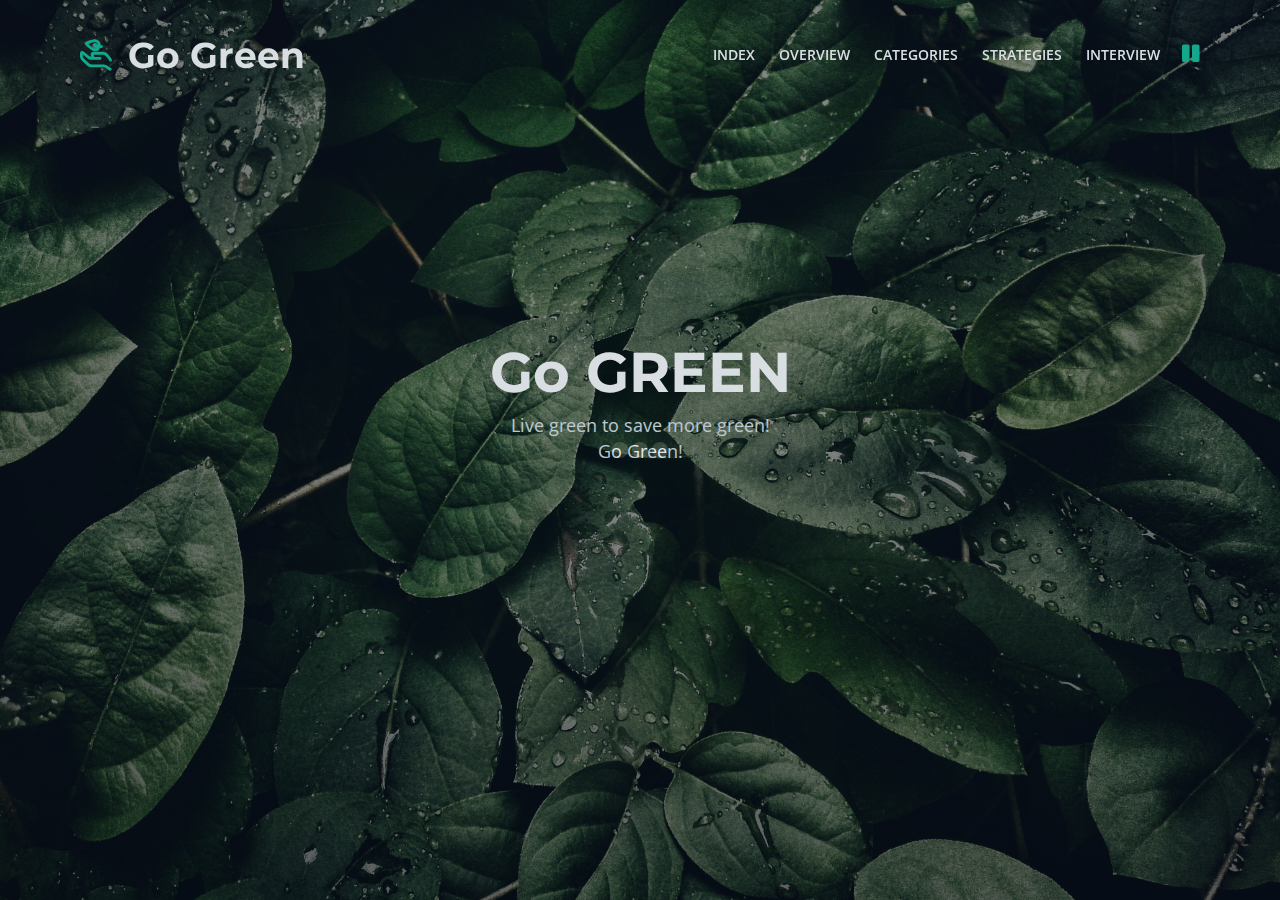
<file: index.html>
<!DOCTYPE html>
<html lang="en">
<head>
    <meta charset="utf-8">
    <meta name="viewport" content="width=device-width, initial-scale=1, shrink-to-fit=no">
    
    <!-- SEO Meta Tags -->
    <meta name="description" content="Aria is a business focused HTML landing page template built with Bootstrap to help you create lead generation websites for companies and their services.">
    <meta name="author" content="Inovatik">

    <!-- OG Meta Tags to improve the way the post looks when you share the page on LinkedIn, Facebook, Google+ -->
	<meta property="og:site_name" content="" /> <!-- website name -->
	<meta property="og:site" content="" /> <!-- website link -->
	<meta property="og:title" content=""/> <!-- title shown in the actual shared post -->
	<meta property="og:description" content="" /> <!-- description shown in the actual shared post -->
	<meta property="og:image" content="" /> <!-- image link, make sure it's jpg -->
	<meta property="og:url" content="" /> <!-- where do you want your post to link to -->
	<meta property="og:type" content="article" />

    <!-- Website Title -->
    <title>Go Green</title>
    
    <!-- Styles -->
    <link href="https://fonts.googleapis.com/css?family=Montserrat:500,700&display=swap&subset=latin-ext" rel="stylesheet">
    <link href="https://fonts.googleapis.com/css?family=Open+Sans:400,400i,600&display=swap&subset=latin-ext" rel="stylesheet">
    <link href="css/bootstrap.css" rel="stylesheet">
    <link href="css/fontawesome-all.css" rel="stylesheet">
    <link href="css/swiper.css" rel="stylesheet">
	<link href="css/magnific-popup.css" rel="stylesheet">
	<link href="css/styles.css" rel="stylesheet">
	
	<!-- Favicon  -->
    <link rel="icon" href="images/logo.svg">
</head>
<body data-spy="scroll" data-target=".fixed-top">
    
    <!-- Preloader -->
	<div class="spinner-wrapper">
        <div class="spinner">
            <div class="bounce1"></div>
            <div class="bounce2"></div>
            <div class="bounce3"></div>
        </div>
    </div>
    <!-- end of preloader -->

    <!-- Navbar -->
    <nav class="navbar navbar-expand-md navbar-dark navbar-custom fixed-top">
        <!-- Image Logo -->
        <a class="navbar-brand logo-image" href="index.html"><img src="images/logo.svg" ></a>

        <!-- Text Logo - Use this if you don't have a graphic logo -->
        <a class="navbar-brand logo-text page-scroll" href="index.html">Go Green</a>

        <!-- Mobile Menu Toggle Button -->
        <button class="navbar-toggler" type="button" data-toggle="collapse" data-target="#navbarsExampleDefault" aria-controls="navbarsExampleDefault" aria-expanded="false" aria-label="Toggle navigation">
            <span class="navbar-toggler-awesome fas fa-bars"></span>
            <span class="navbar-toggler-awesome fas fa-times"></span>
        </button>
        <!-- end of mobile menu toggle button -->

        <div class="collapse navbar-collapse" id="navbarsExampleDefault">
            <ul class="navbar-nav ml-auto">
                <li class="nav-item">
                    <a class="nav-link page-scroll" href="index.html">INDEX<span class="sr-only">(current)</span></a>
                </li>
                <li class="nav-item">
                    <a class="nav-link page-scroll" href="overview.html">OVERVIEW</a>
                </li>
                <li class="nav-item">
                    <a class="nav-link page-scroll" href="categories.html">CATEGORIES</a>
                </li>
                <li class="nav-item">
                    <a class="nav-link page-scroll" href="strategies.html">STRATEGIES</a>
                </li>
                <li class="nav-item">
                    <a class="nav-link page-scroll" href="interview.html">INTERVIEW</a>
                </li>
                <li class="nav-item">
                    <i class="fas fa-music" id="audioBtn"></i> 
                    <video id="audioTag" loop autoplay>
                        <source src="video/song.mp4">
                    </video>
                </li>
            </ul>
        </div>
    </nav> <!-- end of navbar -->
    <!-- end of navbar -->


    <!-- Header -->
    <header id="header" class="header">
        <div class="header-content">
            <div class="container">
                <div class="row">
                    <div class="col-lg-12">
                        <div class="text-container">
                            <h1><span id="js-rotating">Go, Think, Act</span> GREEN </h1>
                            <p class="p-heading p-large">Live green to save more green!<br>Go Green!</p>
                        </div>
                    </div> <!-- end of col -->
                </div> <!-- end of row -->
            </div> <!-- end of container -->
        </div> <!-- end of header-content -->
    </header> <!-- end of header -->
    <!-- end of header -->

    <!-- Scripts -->
    <script src="js/jquery.min.js"></script> <!-- jQuery for Bootstrap's JavaScript plugins -->
    <script src="js/popper.min.js"></script> <!-- Popper tooltip library for Bootstrap -->
    <script src="js/bootstrap.min.js"></script> <!-- Bootstrap framework -->
    <script src="js/jquery.easing.min.js"></script> <!-- jQuery Easing for smooth scrolling between anchors -->
    <script src="js/swiper.min.js"></script> <!-- Swiper for image and text sliders -->
    <script src="js/jquery.magnific-popup.js"></script> <!-- Magnific Popup for lightboxes -->
    <script src="js/morphext.min.js"></script> <!-- Morphtext rotating text in the header -->
    <script src="js/isotope.pkgd.min.js"></script> <!-- Isotope for filter -->
    <script src="js/validator.min.js"></script> <!-- Validator.js - Bootstrap plugin that validates forms -->
    <script src="js/scripts.js"></script> <!-- Custom scripts -->
    <script defer src="js/audio.js"></script>
</body>
</html>
</file>
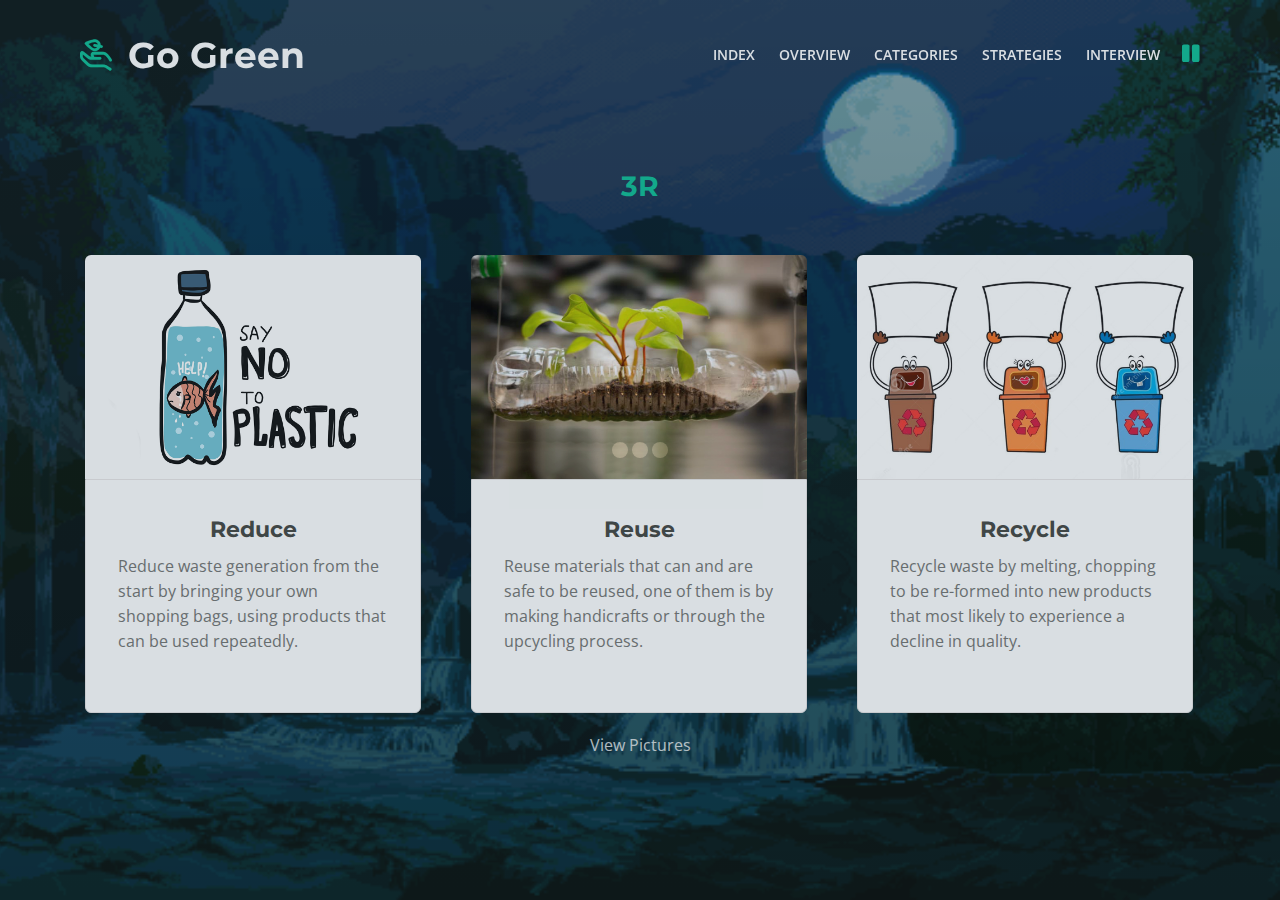
<file: categories.html>
<!-- 3R -->
<!DOCTYPE html>
<html lang="en">
<head>
    <meta charset="utf-8">
    <meta name="viewport" content="width=device-width, initial-scale=1, shrink-to-fit=no">
    
    <!-- SEO Meta Tags -->
    <meta name="description" content="Aria is a business focused HTML landing page template built with Bootstrap to help you create lead generation websites for companies and their services.">
    <meta name="author" content="Inovatik">

    <!-- OG Meta Tags to improve the way the post looks when you share the page on LinkedIn, Facebook, Google+ -->
	<meta property="og:site_name" content="" /> <!-- website name -->
	<meta property="og:site" content="" /> <!-- website link -->
	<meta property="og:title" content=""/> <!-- title shown in the actual shared post -->
	<meta property="og:description" content="" /> <!-- description shown in the actual shared post -->
	<meta property="og:image" content="" /> <!-- image link, make sure it's jpg -->
	<meta property="og:url" content="" /> <!-- where do you want your post to link to -->
	<meta property="og:type" content="article" />

    <!-- Website Title -->
    <title>Go Green</title>
    
    <!-- Styles -->
    <link href="https://fonts.googleapis.com/css?family=Montserrat:500,700&display=swap&subset=latin-ext" rel="stylesheet">
    <link href="https://fonts.googleapis.com/css?family=Open+Sans:400,400i,600&display=swap&subset=latin-ext" rel="stylesheet">
    <link href="css/bootstrap.css" rel="stylesheet">
    <link href="css/fontawesome-all.css" rel="stylesheet">
    <link href="css/swiper.css" rel="stylesheet">
	<link href="css/magnific-popup.css" rel="stylesheet">
	<link href="css/styles.css" rel="stylesheet">
	
	<!-- Favicon  -->
    <link rel="icon" href="images/logo.svg">
</head>
<body data-spy="scroll" data-target=".fixed-top">
    
    <!-- Preloader -->
	<div class="spinner-wrapper">
        <div class="spinner">
            <div class="bounce1"></div>
            <div class="bounce2"></div>
            <div class="bounce3"></div>
        </div>
    </div>
    <!-- end of preloader -->
    

    <!-- Navbar -->
    <nav class="navbar navbar-expand-md navbar-dark navbar-custom fixed-top">
        <!-- Image Logo -->
        <a class="navbar-brand logo-image" href="index.html"><img src="images/logo.svg" ></a>

        <!-- Text Logo - Use this if you don't have a graphic logo -->
        <a class="navbar-brand logo-text page-scroll" href="index.html">Go Green</a>

        <!-- Mobile Menu Toggle Button -->
        <button class="navbar-toggler" type="button" data-toggle="collapse" data-target="#navbarsExampleDefault" aria-controls="navbarsExampleDefault" aria-expanded="false" aria-label="Toggle navigation">
            <span class="navbar-toggler-awesome fas fa-bars"></span>
            <span class="navbar-toggler-awesome fas fa-times"></span>
        </button>
        <!-- end of mobile menu toggle button -->

        <div class="collapse navbar-collapse" id="navbarsExampleDefault">
            <ul class="navbar-nav ml-auto">
                <li class="nav-item">
                    <a class="nav-link page-scroll" href="index.html">INDEX<span class="sr-only">(current)</span></a>
                </li>
                <li class="nav-item">
                    <a class="nav-link page-scroll" href="overview.html">OVERVIEW</a>
                </li>
                <li class="nav-item">
                    <a class="nav-link page-scroll" href="categories.html">CATEGORIES</a>
                </li>
                <li class="nav-item">
                    <a class="nav-link page-scroll" href="strategies.html">STRATEGIES</a>
                </li>
                <li class="nav-item">
                    <a class="nav-link page-scroll" href="interview.html">INTERVIEW</a>
                </li>
                <li class="nav-item">
                    <i class="fas fa-music" id="audioBtn"></i> 
                    <video id="audioTag" loop autoplay>
                        <source src="video/song.mp4">
                    </video>
                </li>
            </ul>
                    </a>
                </span>
            </span>
        </div>
    </nav> <!-- end of navbar -->
    <!-- end of navbar -->
    
<div id="3r" class="cards-1" >
    <div class="container">
        <div class="row">
            <div class="col-lg-12">
                <div class="section-title"></div>
                <h2 style="color: #14bf98;">3R</h2>
            </div> <!-- end of col -->
        </div> <!-- end of row -->
        <div class="row">
            <div class="col-lg-12">
                
                <!-- Card -->
                <div class="card">
                    <div class="card-image">
                        <img class="img-fluid" src="images/3r21.jpg" alt="alternative">
                    </div>
                    <div class="card-body">
                        <h3 class="card-title">Reduce</h3>
                        <p>Reduce waste generation from the start by bringing your own shopping bags, using products that can be used repeatedly. </p>
                        <ul class="list-unstyled li-space-lg">
                            
                        </ul>
                    </div>
                </div>
                <!-- end of card -->

                <!-- Card -->
                <div class="card">
                    <div class="card-image">
                        <img class="img-fluid" src="images/3r23.jpg" alt="alternative">
                    </div>
                    <div class="card-body">
                        <h3 class="card-title">Reuse</h3>
                        <p>Reuse materials that can and are safe to be reused, one of them is by making handicrafts or through the upcycling process.</p>
                        <ul class="list-unstyled li-space-lg">
                            
                            </li>
                        </ul>
                    </div>
                </div>
                <!-- end of card -->

                <!-- Card -->
                <div class="card">
                    <div class="card-image">
                        <img class="img-fluid" src="images/3r22.jpg" alt="alternative">
                    </div>
                    <div class="card-body">
                        <h3 class="card-title">Recycle</h3>
                        <p>Recycle waste by melting, chopping to be re-formed into new products that most likely to experience a decline in quality.</p>
                        <ul class="list-unstyled li-space-lg">
                            
                            </li>
                        </ul>
                    </div>
                </div>
                <!-- end of card -->

            </div> <!-- end of col -->
        </div> <!-- end of row -->
        <div class="buttonDiv">
            <a href="cate1.html">View Pictures</a>
        </div>
    </div> <!-- end of container -->
</div> <!-- end of cards-2 -->
 <!-- Scripts -->
 <script src="js/jquery.min.js"></script> <!-- jQuery for Bootstrap's JavaScript plugins -->
 <script src="js/popper.min.js"></script> <!-- Popper tooltip library for Bootstrap -->
 <script src="js/bootstrap.min.js"></script> <!-- Bootstrap framework -->
 <script src="js/jquery.easing.min.js"></script> <!-- jQuery Easing for smooth scrolling between anchors -->
 <script src="js/swiper.min.js"></script> <!-- Swiper for image and text sliders -->
 <script src="js/jquery.magnific-popup.js"></script> <!-- Magnific Popup for lightboxes -->
 <script src="js/morphext.min.js"></script> <!-- Morphtext rotating text in the header -->
 <script src="js/isotope.pkgd.min.js"></script> <!-- Isotope for filter -->
 <script src="js/validator.min.js"></script> <!-- Validator.js - Bootstrap plugin that validates forms -->
 <script src="js/scripts.js"></script> <!-- Custom scripts -->
 <script defer src="js/audio.js"></script>
<!-- end of 3R -->
    </body>
    </html>
</file>
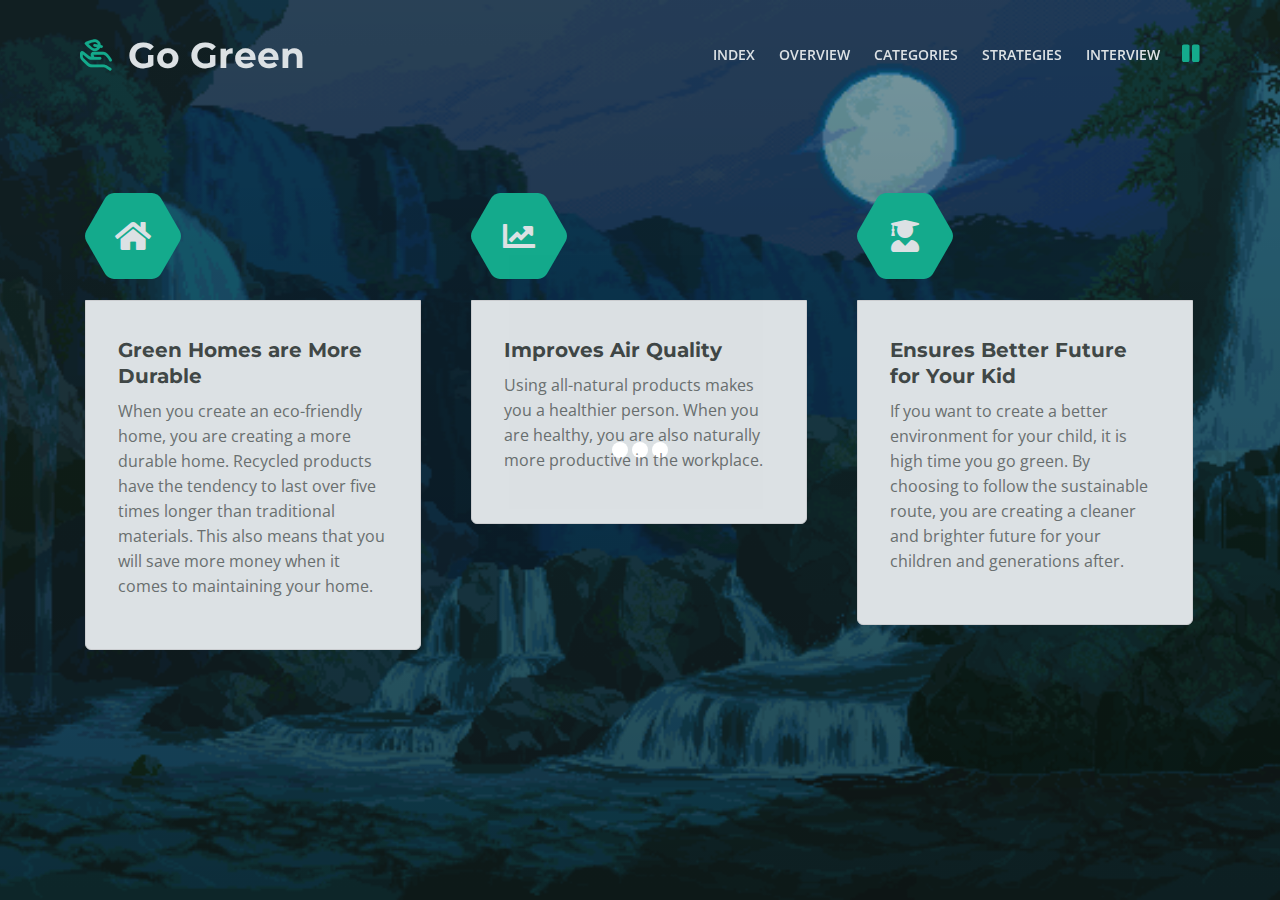
<file: over1.html>
<!DOCTYPE html>
<html lang="en">
<head>
    <meta charset="utf-8">
    <meta name="viewport" content="width=device-width, initial-scale=1, shrink-to-fit=no">
    
    <!-- SEO Meta Tags -->
    <meta name="description" content="Aria is a business focused HTML landing page template built with Bootstrap to help you create lead generation websites for companies and their services.">
    <meta name="author" content="Inovatik">

    <!-- OG Meta Tags to improve the way the post looks when you share the page on LinkedIn, Facebook, Google+ -->
	<meta property="og:site_name" content="" /> <!-- website name -->
	<meta property="og:site" content="" /> <!-- website link -->
	<meta property="og:title" content=""/> <!-- title shown in the actual shared post -->
	<meta property="og:description" content="" /> <!-- description shown in the actual shared post -->
	<meta property="og:image" content="" /> <!-- image link, make sure it's jpg -->
	<meta property="og:url" content="" /> <!-- where do you want your post to link to -->
	<meta property="og:type" content="article" />

    <!-- Website Title -->
    <title>Go Green</title>
    
    <!-- Styles -->
    <link href="https://fonts.googleapis.com/css?family=Montserrat:500,700&display=swap&subset=latin-ext" rel="stylesheet">
    <link href="https://fonts.googleapis.com/css?family=Open+Sans:400,400i,600&display=swap&subset=latin-ext" rel="stylesheet">
    <link href="css/bootstrap.css" rel="stylesheet">
    <link href="css/fontawesome-all.css" rel="stylesheet">
    <link href="css/swiper.css" rel="stylesheet">
	<link href="css/magnific-popup.css" rel="stylesheet">
	<link href="css/styles.css" rel="stylesheet">
	
	<!-- Favicon  -->
    <link rel="icon" href="images/favicon.png">
</head>
<body data-spy="scroll" data-target=".fixed-top">
    
    <!-- Preloader -->
	<div class="spinner-wrapper">
        <div class="spinner">
            <div class="bounce1"></div>
            <div class="bounce2"></div>
            <div class="bounce3"></div>
        </div>
    </div>
    <!-- end of preloader -->
    

    <!-- Navbar -->
    <nav class="navbar navbar-expand-md navbar-dark navbar-custom fixed-top">
        <!-- Image Logo -->
        <a class="navbar-brand logo-image" href="index.html"><img src="images/logo.svg" ></a>

        <!-- Text Logo - Use this if you don't have a graphic logo -->
        <a class="navbar-brand logo-text page-scroll" href="index.html">Go Green</a>

        <!-- Mobile Menu Toggle Button -->
        <button class="navbar-toggler" type="button" data-toggle="collapse" data-target="#navbarsExampleDefault" aria-controls="navbarsExampleDefault" aria-expanded="false" aria-label="Toggle navigation">
            <span class="navbar-toggler-awesome fas fa-bars"></span>
            <span class="navbar-toggler-awesome fas fa-times"></span>
        </button>
        <!-- end of mobile menu toggle button -->

        <div class="collapse navbar-collapse" id="navbarsExampleDefault">
            <ul class="navbar-nav ml-auto">
                <li class="nav-item">
                    <a class="nav-link page-scroll" href="index.html">INDEX<span class="sr-only">(current)</span></a>
                </li>
                <li class="nav-item">
                    <a class="nav-link page-scroll" href="overview.html">OVERVIEW</a>
                </li>
                <li class="nav-item">
                    <a class="nav-link page-scroll" href="categories.html">CATEGORIES</a>
                </li>
                <li class="nav-item">
                    <a class="nav-link page-scroll" href="strategies.html">STRATEGIES</a>
                </li>
                <li class="nav-item">
                    <a class="nav-link page-scroll" href="interview.html">INTERVIEW</a>
                </li>
                <li class="nav-item">
                    <i class="fas fa-music" id="audioBtn"></i> 
                    <video id="audioTag" loop autoplay>
                        <source src="video/song.mp4">
                    </video>
                </li>
            </ul>
                    </a>
                </span>
            </span>
        </div>
    </nav> <!-- end of navbar -->
    <!-- end of navbar -->

    <!-- Description -->
    <div class="cards-1">
        <div class="container">
            <div class="row">
                <div class="col-lg-12">
                    
                    <!-- Card -->
                    <div class="card">
                        <span class="fa-stack">
                            <span class="hexagon"></span>
                            <i class="fas fa-home fa-stack-1x"></i>
                        </span>
                        <div class="card-body">
                            <h4 class="card-title">Green Homes are More Durable</h4>
                            <p>When you create an eco-friendly home, you are creating a more durable home. Recycled products have the tendency to last over five times longer than traditional materials. This also means that you will save more money when it comes to maintaining your home.</p>
                        </div>
                    </div>
                    <!-- end of card -->

                    <!-- Card -->
                    <div class="card">
                        <span class="fa-stack">
                            <span class="hexagon"></span>
                            <i class="fas fa-chart-line fa-stack-1x"></i>
                        </span>
                        <div class="card-body">
                            <h4 class="card-title">Improves Air Quality</h4>
                            <p>Using all-natural products makes you a healthier person. When you are healthy, you are also naturally more productive in the workplace.</p>
                        </div>
                    </div>
                    <!-- end of card -->

                    <!-- Card -->
                    <div class="card">
                        <span class="fa-stack">
                            <span class="hexagon"></span>
                            <i class="fas fa-user-graduate fa-stack-1x"></i>
                        </span>
                        <div class="card-body">
                            <h4 class="card-title">Ensures Better Future for Your Kid</h4>
                            <p>If you want to create a better environment for your child, it is high time you go green. By choosing to follow the sustainable route, you are creating a cleaner and brighter future for your children and generations after.</p>
                        </div>
                    </div>
                    <!-- end of card -->

                </div> <!-- end of col -->
            </div> <!-- end of row -->
        </div> <!-- end of container -->
    </div> <!-- end of cards-1 -->
    <!-- end of description -->
        <!-- Scripts -->
    <script src="js/jquery.min.js"></script> <!-- jQuery for Bootstrap's JavaScript plugins -->
    <script src="js/popper.min.js"></script> <!-- Popper tooltip library for Bootstrap -->
    <script src="js/bootstrap.min.js"></script> <!-- Bootstrap framework -->
    <script src="js/jquery.easing.min.js"></script> <!-- jQuery Easing for smooth scrolling between anchors -->
    <script src="js/swiper.min.js"></script> <!-- Swiper for image and text sliders -->
    <script src="js/jquery.magnific-popup.js"></script> <!-- Magnific Popup for lightboxes -->
    <script src="js/morphext.min.js"></script> <!-- Morphtext rotating text in the header -->
    <script src="js/isotope.pkgd.min.js"></script> <!-- Isotope for filter -->
    <script src="js/validator.min.js"></script> <!-- Validator.js - Bootstrap plugin that validates forms -->
    <script src="js/scripts.js"></script> <!-- Custom scripts -->
    <script defer src="js/audio.js"></script>
</body>
</html>
</file>
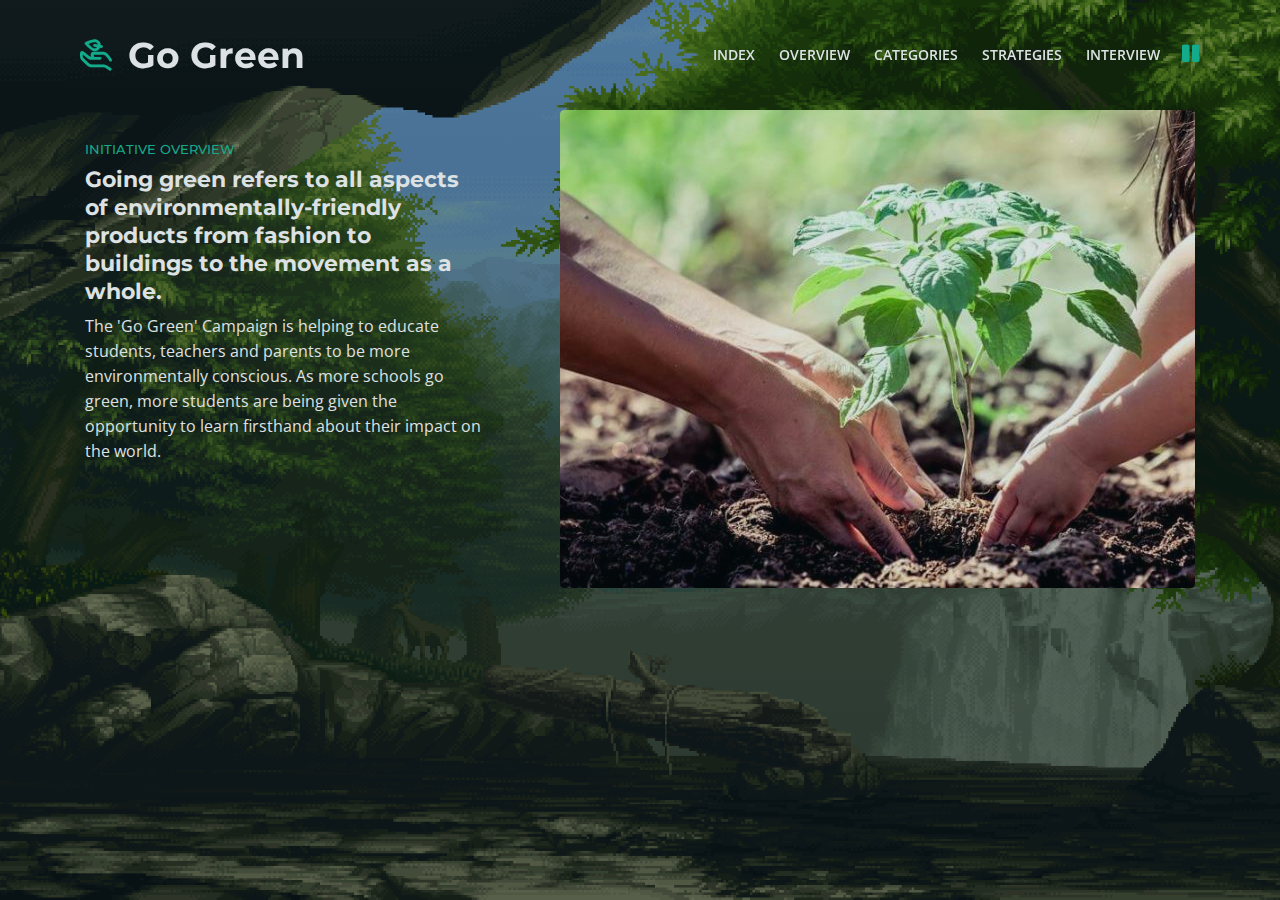
<file: overview.html>
<!DOCTYPE html>
<html lang="en">
<head>
    <meta charset="utf-8">
    <meta name="viewport" content="width=device-width, initial-scale=1, shrink-to-fit=no">
    
    <!-- SEO Meta Tags -->
    <meta name="description" content="Aria is a business focused HTML landing page template built with Bootstrap to help you create lead generation websites for companies and their services.">
    <meta name="author" content="Inovatik">

    <!-- OG Meta Tags to improve the way the post looks when you share the page on LinkedIn, Facebook, Google+ -->
	<meta property="og:site_name" content="" /> <!-- website name -->
	<meta property="og:site" content="" /> <!-- website link -->
	<meta property="og:title" content=""/> <!-- title shown in the actual shared post -->
	<meta property="og:description" content="" /> <!-- description shown in the actual shared post -->
	<meta property="og:image" content="" /> <!-- image link, make sure it's jpg -->
	<meta property="og:url" content="" /> <!-- where do you want your post to link to -->
	<meta property="og:type" content="article" />

    <!-- Website Title -->
    <title>Go Green</title>
    
    <!-- Styles -->
    <link href="https://fonts.googleapis.com/css?family=Montserrat:500,700&display=swap&subset=latin-ext" rel="stylesheet">
    <link href="https://fonts.googleapis.com/css?family=Open+Sans:400,400i,600&display=swap&subset=latin-ext" rel="stylesheet">
    <link href="css/bootstrap.css" rel="stylesheet">
    <link href="css/fontawesome-all.css" rel="stylesheet">
    <link href="css/swiper.css" rel="stylesheet">
	<link href="css/magnific-popup.css" rel="stylesheet">
	<link href="css/styles.css" rel="stylesheet">
	
	<!-- Favicon  -->
    <link rel="icon" href="images/logo.svg">
</head>
<body data-spy="scroll" data-target=".fixed-top">
    
    <!-- Preloader -->
	<div class="spinner-wrapper">
        <div class="spinner">
            <div class="bounce1"></div>
            <div class="bounce2"></div>
            <div class="bounce3"></div>
        </div>
    </div>
    <!-- end of preloader -->
    

    <!-- Navbar -->
    <nav class="navbar navbar-expand-md navbar-dark navbar-custom fixed-top">
        <!-- Image Logo -->
        <a class="navbar-brand logo-image" href="index.html"><img src="images/logo.svg" ></a>

        <!-- Text Logo - Use this if you don't have a graphic logo -->
        <a class="navbar-brand logo-text page-scroll" href="index.html">Go Green</a>

        <!-- Mobile Menu Toggle Button -->
        <button class="navbar-toggler" type="button" data-toggle="collapse" data-target="#navbarsExampleDefault" aria-controls="navbarsExampleDefault" aria-expanded="false" aria-label="Toggle navigation">
            <span class="navbar-toggler-awesome fas fa-bars"></span>
            <span class="navbar-toggler-awesome fas fa-times"></span>
        </button>
        <!-- end of mobile menu toggle button -->

        <div class="collapse navbar-collapse" id="navbarsExampleDefault">
            <ul class="navbar-nav ml-auto">
                <li class="nav-item">
                    <a class="nav-link page-scroll" href="index.html">INDEX<span class="sr-only">(current)</span></a>
                </li>
                <li class="nav-item">
                    <a class="nav-link page-scroll" href="overview.html">OVERVIEW</a>
                </li>
                <li class="nav-item">
                    <a class="nav-link page-scroll" href="categories.html">CATEGORIES</a>
                </li>
                <li class="nav-item">
                    <a class="nav-link page-scroll" href="strategies.html">STRATEGIES</a>
                </li>
                <li class="nav-item">
                    <a class="nav-link page-scroll" href="interview.html">INTERVIEW</a>
                </li>
                <li class="nav-item">
                    <i class="fas fa-music" id="audioBtn"></i> 
                    <video id="audioTag" loop autoplay>
                        <source src="video/song.mp4">
                    </video>
                </li>
            </ul>
                    </a>
                </span>
            </span>
        </div>
    </nav> <!-- end of navbar -->
    <!-- end of navbar -->

        <!-- Intro -->
        <div id="intro" class="basic-1">
            <div class="container">
                <div class="row">
                    <div class="col-lg-5">
                        <div class="text-container">
                            <div class="section-title">INITIATIVE OVERVIEW</div>
                            <h3 class="overviewCont">Going green refers to all aspects of environmentally-friendly products from fashion to buildings to the movement as a whole.</h3>
                            <p class="overviewCont">The 'Go Green' Campaign is helping to educate students, teachers and parents to be more environmentally conscious. As more schools go green, more students are being given the opportunity to learn firsthand about their impact on the world.</p>
                        </div> <!-- end of text-container -->
                    </div> <!-- end of col -->
                    <div class="col-lg-7">
                        <div class="image-container">
                            <a href="over1.html"><img src="images/GREEN.jpg" alt=""></a>
                        </div> <!-- end of image-container -->
                    </div> <!-- end of col -->
                </div> <!-- end of row -->
            </div> <!-- end of container -->
        </div> <!-- end of basic-1 -->
        <!-- end of intro -->
        <!-- Scripts -->
    <script src="js/jquery.min.js"></script> <!-- jQuery for Bootstrap's JavaScript plugins -->
    <script src="js/popper.min.js"></script> <!-- Popper tooltip library for Bootstrap -->
    <script src="js/bootstrap.min.js"></script> <!-- Bootstrap framework -->
    <script src="js/jquery.easing.min.js"></script> <!-- jQuery Easing for smooth scrolling between anchors -->
    <script src="js/swiper.min.js"></script> <!-- Swiper for image and text sliders -->
    <script src="js/jquery.magnific-popup.js"></script> <!-- Magnific Popup for lightboxes -->
    <script src="js/morphext.min.js"></script> <!-- Morphtext rotating text in the header -->
    <script src="js/isotope.pkgd.min.js"></script> <!-- Isotope for filter -->
    <script src="js/validator.min.js"></script> <!-- Validator.js - Bootstrap plugin that validates forms -->
    <script src="js/scripts.js"></script> <!-- Custom scripts -->
    <script defer src="js/audio.js"></script>
</body>
</html>
</file>
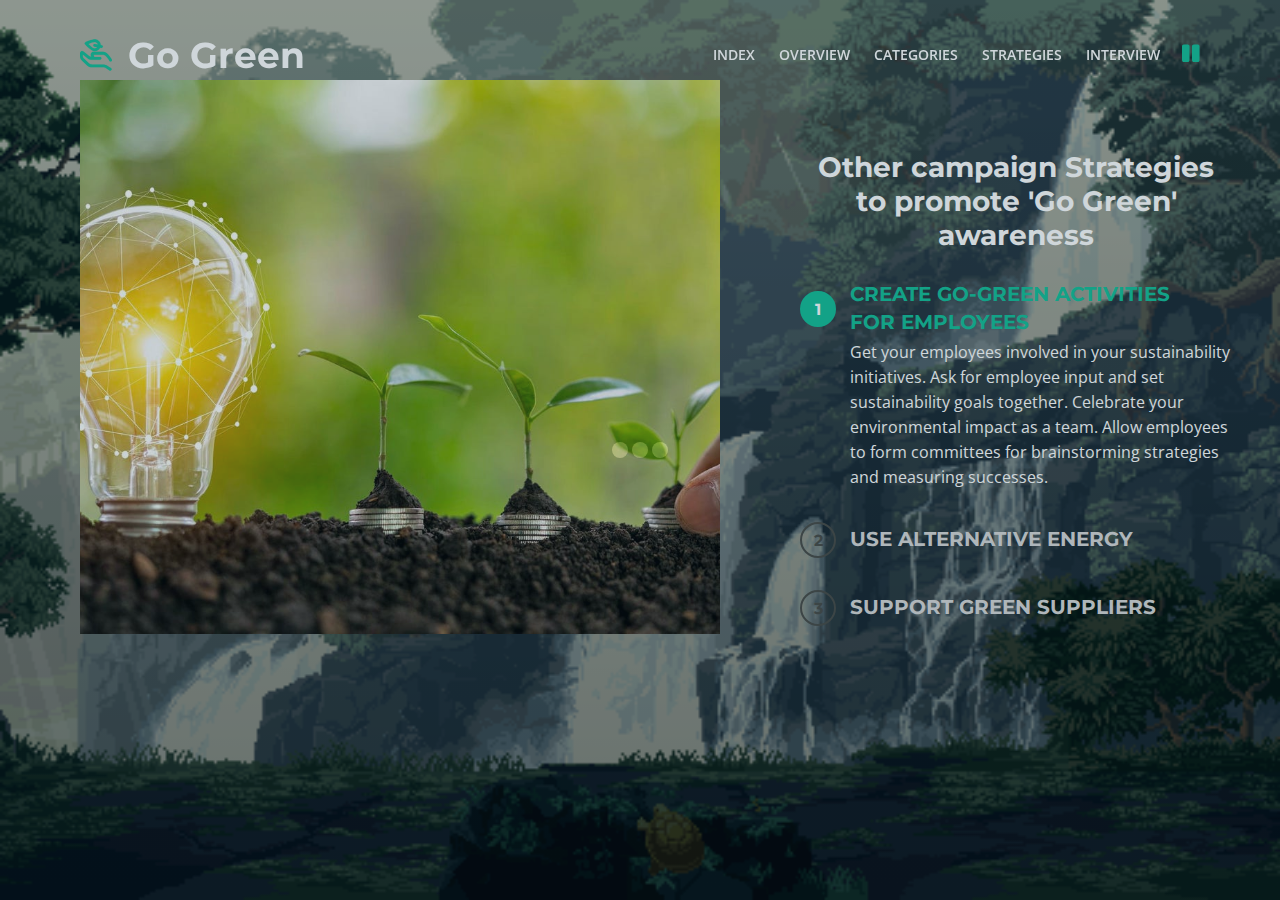
<file: stra1.html>
<!DOCTYPE html>
<html lang="en">
<head>
    <meta charset="utf-8">
    <meta name="viewport" content="width=device-width, initial-scale=1, shrink-to-fit=no">
    
    <!-- SEO Meta Tags -->
    <meta name="description" content="Aria is a business focused HTML landing page template built with Bootstrap to help you create lead generation websites for companies and their services.">
    <meta name="author" content="Inovatik">

    <!-- OG Meta Tags to improve the way the post looks when you share the page on LinkedIn, Facebook, Google+ -->
    <meta property="og:site_name" content="" /> <!-- website name -->
    <meta property="og:site" content="" /> <!-- website link -->
    <meta property="og:title" content=""/> <!-- title shown in the actual shared post -->
    <meta property="og:description" content="" /> <!-- description shown in the actual shared post -->
    <meta property="og:image" content="" /> <!-- image link, make sure it's jpg -->
    <meta property="og:url" content="" /> <!-- where do you want your post to link to -->
    <meta property="og:type" content="article" />

    <!-- Website Title -->
    <title>Go Green</title>
    
    <!-- Styles -->
    <link href="https://fonts.googleapis.com/css?family=Montserrat:500,700&display=swap&subset=latin-ext" rel="stylesheet">
    <link href="https://fonts.googleapis.com/css?family=Open+Sans:400,400i,600&display=swap&subset=latin-ext" rel="stylesheet">
    <link href="css/bootstrap.css" rel="stylesheet">
    <link href="css/fontawesome-all.css" rel="stylesheet">
    <link href="css/swiper.css" rel="stylesheet">
    <link href="css/magnific-popup.css" rel="stylesheet">
    <link href="css/styles.css" rel="stylesheet">
    
    <!-- Favicon  -->
    <link rel="icon" href="images/favicon.png">
</head>
<body data-spy="scroll" data-target=".fixed-top">
    
    <!-- Preloader -->
    <div class="spinner-wrapper">
        <div class="spinner">
            <div class="bounce1"></div>
            <div class="bounce2"></div>
            <div class="bounce3"></div>
        </div>
    </div>
    <!-- end of preloader -->
    

    <!-- Navbar -->
    <nav class="navbar navbar-expand-md navbar-dark navbar-custom fixed-top">
        <!-- Image Logo -->
        <a class="navbar-brand logo-image" href="index.html"><img src="images/logo.svg" ></a>

        <!-- Text Logo - Use this if you don't have a graphic logo -->
        <a class="navbar-brand logo-text page-scroll" href="index.html">Go Green</a>

        <!-- Mobile Menu Toggle Button -->
        <button class="navbar-toggler" type="button" data-toggle="collapse" data-target="#navbarsExampleDefault" aria-controls="navbarsExampleDefault" aria-expanded="false" aria-label="Toggle navigation">
            <span class="navbar-toggler-awesome fas fa-bars"></span>
            <span class="navbar-toggler-awesome fas fa-times"></span>
        </button>
        <!-- end of mobile menu toggle button -->

        <div class="collapse navbar-collapse" id="navbarsExampleDefault">
            <ul class="navbar-nav ml-auto">
                <li class="nav-item">
                    <a class="nav-link page-scroll" href="index.html">INDEX<span class="sr-only">(current)</span></a>
                </li>
                <li class="nav-item">
                    <a class="nav-link page-scroll" href="overview.html">OVERVIEW</a>
                </li>
                <li class="nav-item">
                    <a class="nav-link page-scroll" href="categories.html">CATEGORIES</a>
                </li>
                <li class="nav-item">
                    <a class="nav-link page-scroll" href="strategies.html">STRATEGIES</a>
                </li>
                <li class="nav-item">
                    <a class="nav-link page-scroll" href="interview.html">INTERVIEW</a>
                </li>
                <li class="nav-item">
                    <i class="fas fa-music" id="audioBtn"></i> 
                    <video id="audioTag" loop autoplay>
                        <source src="video/song.mp4">
                    </video>
                </li>
            </ul>
                    </a>
                </span>
            </span>
        </div>
    </nav> <!-- end of navbar -->
    <!-- end of navbar -->


    <!-- Details 1 -->
    <div class="cards-2">
        <div id="details" class="accordion">
            <div class="area-1">
            </div><!-- end of area-1 on same line and no space between comments to eliminate margin white space --><div class="area-2">
                
                <!-- Accordion -->
                <div class="accordion-container" id="accordionOne">
                    <h2 class="overviewCont">Other campaign Strategies to promote 'Go Green' awareness</h2>
                    <div class="item">
                        <div id="headingOne">
                            <span data-toggle="collapse" data-target="#collapseOne" aria-expanded="true" aria-controls="collapseOne" role="button">
                                <span class="circle-numbering">1</span><span class="accordion-title">CREATE GO-GREEN ACTIVITIES FOR EMPLOYEES</span>
                            </span>
                        </div>
                        <div id="collapseOne" class="collapse show" aria-labelledby="headingOne" data-parent="#accordionOne">
                            <div class="accordion-body overviewCont">
                                Get your employees involved in your sustainability initiatives. Ask for employee input and set sustainability goals together. Celebrate your environmental impact as a team. Allow employees to form committees for brainstorming strategies and measuring successes.
                            </div>
                        </div>
                    </div> <!-- end of item -->
                
                    <div class="item">
                        <div id="headingTwo">
                            <span class="collapsed" data-toggle="collapse" data-target="#collapseTwo" aria-expanded="false" aria-controls="collapseTwo" role="button">
                                <span class="circle-numbering">2</span><span class="accordion-title">USE ALTERNATIVE ENERGY</span>
                            </span>
                        </div>
                        <div id="collapseTwo" class="collapse" aria-labelledby="headingTwo" data-parent="#accordionOne">
                            <div class="accordion-body overviewCont">
                                Consider using alternative energy whenever possible. Solar, wind, hydropower and geothermal energy sourcing have positive impacts on the environment.                          </div>
                        </div>
                    </div> <!-- end of item -->
                
                    <div class="item">
                        <div id="headingThree">
                            <span class="collapsed" data-toggle="collapse" data-target="#collapseThree" aria-expanded="false" aria-controls="collapseThree" role="button">
                                <span class="circle-numbering">3</span><span class="accordion-title">SUPPORT GREEN SUPPLIERS</span>
                            </span>
                        </div>
                        <div id="collapseThree" class="collapse" aria-labelledby="headingThree" data-parent="#accordionOne">
                            <div class="accordion-body overviewCont">
                                Evaluate your suppliers and vendors. Do they focus on sustainability? Do they recycle? Do they support green initiatives? If not, consider how supporting those businesses might impact the environment.                        </div>
                        </div>
                    </div> <!-- end of item -->
                </div> <!-- end of accordion-container -->
                <!-- end of accordion -->
    
            </div> <!-- end of area-2 -->
        </div> <!-- end of accordion -->
    </div>
    <!-- end of details 1 -->
<!-- Scripts -->
<script src="js/jquery.min.js"></script> <!-- jQuery for Bootstrap's JavaScript plugins -->
<script src="js/popper.min.js"></script> <!-- Popper tooltip library for Bootstrap -->
<script src="js/bootstrap.min.js"></script> <!-- Bootstrap framework -->
<script src="js/jquery.easing.min.js"></script> <!-- jQuery Easing for smooth scrolling between anchors -->
<script src="js/swiper.min.js"></script> <!-- Swiper for image and text sliders -->
<script src="js/jquery.magnific-popup.js"></script> <!-- Magnific Popup for lightboxes -->
<script src="js/morphext.min.js"></script> <!-- Morphtext rotating text in the header -->
<script src="js/isotope.pkgd.min.js"></script> <!-- Isotope for filter -->
<script src="js/validator.min.js"></script> <!-- Validator.js - Bootstrap plugin that validates forms -->
<script src="js/scripts.js"></script> <!-- Custom scripts -->
<script defer src="js/audio.js"></script>
</body>
<!-- end of services -->
</html>
</file>
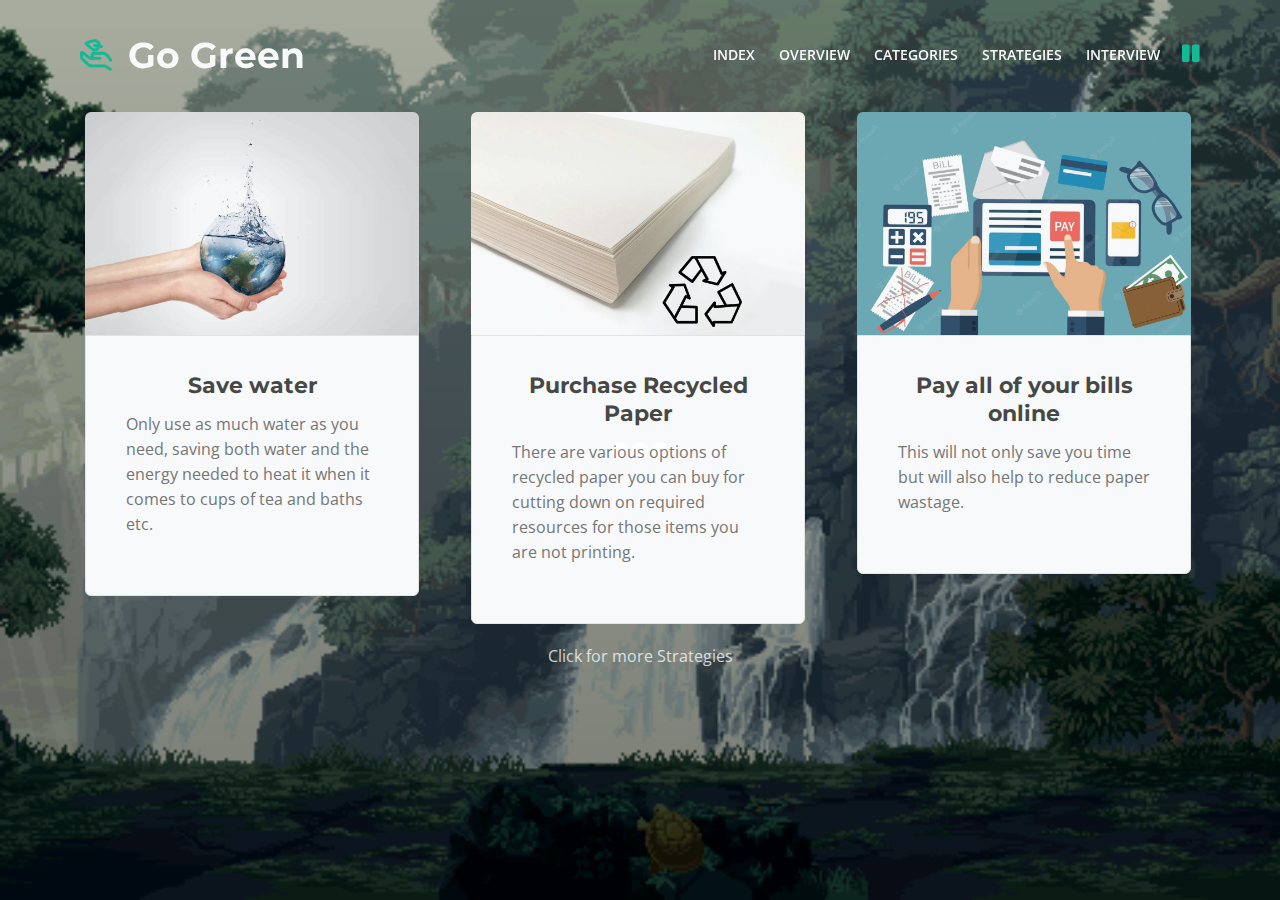
<file: strategies.html>
<!-- Services -->
    <!DOCTYPE html>
    <html lang="en">
    <head>
        <meta charset="utf-8">
        <meta name="viewport" content="width=device-width, initial-scale=1, shrink-to-fit=no">
        
        <!-- SEO Meta Tags -->
        <meta name="description" content="Aria is a business focused HTML landing page template built with Bootstrap to help you create lead generation websites for companies and their services.">
        <meta name="author" content="Inovatik">
    
        <!-- OG Meta Tags to improve the way the post looks when you share the page on LinkedIn, Facebook, Google+ -->
        <meta property="og:site_name" content="" /> <!-- website name -->
        <meta property="og:site" content="" /> <!-- website link -->
        <meta property="og:title" content=""/> <!-- title shown in the actual shared post -->
        <meta property="og:description" content="" /> <!-- description shown in the actual shared post -->
        <meta property="og:image" content="" /> <!-- image link, make sure it's jpg -->
        <meta property="og:url" content="" /> <!-- where do you want your post to link to -->
        <meta property="og:type" content="article" />
    
        <!-- Website Title -->
        <title>Go Green</title>
        
        <!-- Styles -->
        <link href="https://fonts.googleapis.com/css?family=Montserrat:500,700&display=swap&subset=latin-ext" rel="stylesheet">
        <link href="https://fonts.googleapis.com/css?family=Open+Sans:400,400i,600&display=swap&subset=latin-ext" rel="stylesheet">
        <link href="css/bootstrap.css" rel="stylesheet">
        <link href="css/fontawesome-all.css" rel="stylesheet">
        <link href="css/swiper.css" rel="stylesheet">
        <link href="css/magnific-popup.css" rel="stylesheet">
        <link href="css/styles.css" rel="stylesheet">
        
        <!-- Favicon  -->
        <link rel="icon" href="images/logo.svg">
    </head>
    <body data-spy="scroll" data-target=".fixed-top">
        
        <!-- Preloader -->
        <div class="spinner-wrapper">
            <div class="spinner">
                <div class="bounce1"></div>
                <div class="bounce2"></div>
                <div class="bounce3"></div>
            </div>
        </div>
        <!-- end of preloader -->
        
    
        <!-- Navbar -->
        <nav class="navbar navbar-expand-md navbar-dark navbar-custom fixed-top">
            <!-- Image Logo -->
            <a class="navbar-brand logo-image" href="index.html"><img src="images/logo.svg" ></a>
    
            <!-- Text Logo - Use this if you don't have a graphic logo -->
            <a class="navbar-brand logo-text page-scroll" href="index.html">Go Green</a>
    
            <!-- Mobile Menu Toggle Button -->
            <button class="navbar-toggler" type="button" data-toggle="collapse" data-target="#navbarsExampleDefault" aria-controls="navbarsExampleDefault" aria-expanded="false" aria-label="Toggle navigation">
                <span class="navbar-toggler-awesome fas fa-bars"></span>
                <span class="navbar-toggler-awesome fas fa-times"></span>
            </button>
            <!-- end of mobile menu toggle button -->
    
            <div class="collapse navbar-collapse" id="navbarsExampleDefault">
                <ul class="navbar-nav ml-auto">
                    <li class="nav-item">
                        <a class="nav-link page-scroll" href="index.html">INDEX<span class="sr-only">(current)</span></a>
                    </li>
                    <li class="nav-item">
                        <a class="nav-link page-scroll" href="overview.html">OVERVIEW</a>
                    </li>
                    <li class="nav-item">
                        <a class="nav-link page-scroll" href="categories.html">CATEGORIES</a>
                    </li>
                    <li class="nav-item">
                        <a class="nav-link page-scroll" href="strategies.html">STRATEGIES</a>
                    </li>
                    <li class="nav-item">
                        <a class="nav-link page-scroll" href="interview.html">INTERVIEW</a>
                    </li>
                    <li class="nav-item">
                        <i class="fas fa-music" id="audioBtn"></i> 
                        <video id="audioTag" loop autoplay>
                            <source src="video/song.mp4">
                        </video>
                    </li>
                </ul>
                        </a>
                    </span>
                </span>
            </div>
        </nav> <!-- end of navbar -->
        <!-- end of navbar -->
    
    <div id="services" class="cards-2">
        <div class="container" style="margin-top: 4em;">
            <div class="row">
                <div class="col-lg-12">
                    
                    <!-- Card -->
                    <div class="card">
                        <div class="card-image">
                            <img class="img-fluid" src="images/strategies12.jpg" alt="alternative">
                        </div>
                        <div class="card-body">
                            <h3 class="card-title">Save water</h3>
                            <p>Only use as much water as you need, saving both water and the energy needed to heat it when it comes to cups of tea and baths etc. </p>
                            <ul class="list-unstyled li-space-lg">
                                
                            </ul>
                        </div>
                    </div>
                    <!-- end of card -->

                    <!-- Card -->
                    <div class="card">
                        <div class="card-image">
                            <img class="img-fluid" src="images/strategies11.jpg" alt="alternative">
                        </div>
                        <div class="card-body">
                            <h3 class="card-title">Purchase Recycled Paper</h3>
                            <p>There are various options of recycled paper you can buy for cutting down on required resources for those items you are not printing.</p>
                            <ul class="list-unstyled li-space-lg">
                              
                                </li>
                            </ul>
                        </div>
                    </div>
                    <!-- end of card -->

                    <!-- Card -->
                    <div class="card">
                        <div class="card-image">
                            <img class="img-fluid" src="images/strategies13.jpg" alt="alternative">
                        </div>
                        <div class="card-body">
                            <h3 class="card-title">Pay all of your bills online</h3>
                            <p>This will not only save you time but will also help to reduce paper wastage.</p>
                            <ul class="list-unstyled li-space-lg">
                                
                                </li>
                            </ul>
                        </div>
                    </div>
                    <!-- end of card -->
                    
                </div> <!-- end of col -->
            </div> <!-- end of row -->
            <div class="buttonDiv">
                <a href="stra1.html">Click for more Strategies</a>
            </div>
        </div> <!-- end of container -->
    </div> <!-- end of cards-2 -->

    <!-- Scripts -->
    <script src="js/jquery.min.js"></script> <!-- jQuery for Bootstrap's JavaScript plugins -->
    <script src="js/popper.min.js"></script> <!-- Popper tooltip library for Bootstrap -->
    <script src="js/bootstrap.min.js"></script> <!-- Bootstrap framework -->
    <script src="js/jquery.easing.min.js"></script> <!-- jQuery Easing for smooth scrolling between anchors -->
    <script src="js/swiper.min.js"></script> <!-- Swiper for image and text sliders -->
    <script src="js/jquery.magnific-popup.js"></script> <!-- Magnific Popup for lightboxes -->
    <script src="js/morphext.min.js"></script> <!-- Morphtext rotating text in the header -->
    <script src="js/isotope.pkgd.min.js"></script> <!-- Isotope for filter -->
    <script src="js/validator.min.js"></script> <!-- Validator.js - Bootstrap plugin that validates forms -->
    <script src="js/scripts.js"></script> <!-- Custom scripts -->
    <script defer src="js/audio.js"></script>
</body>
    <!-- end of services -->
</html>
</file>
<file: css/styles.css>
/* Template: Aria - Business HTML Landing Page Template
   Author: Inovatik
   Created: Jul 2019
   Description: Master CSS file
*/

/*****************************************
Table Of Contents:

01. General Styles
02. Preloader
03. Navigation
04. Header
05. Intro
06. Description
07. Services
08. Details 1
09. Details 2
10. Testimonials
11. Call Me
12. Projects
13. Project Lightboxes
14. Team
15. About
16. Contact
17. Footer
18. Copyright
19. Back To Top Button
20. Extra Pages
21. Media Queries
******************************************/

/*****************************************
Colors:

- Backgrounds - light gray #fbfbfb
- Background - dark blue #153e52
- Backgrounds navbar, footer - dark gray #113448
- Buttons, bullets, icons - green #14bf98
- Headings text - black #484a46
- Body text - gray #787976
- Body text - light gray #dfe5ec
******************************************/


/******************************/
/*     01. General Styles     */
/******************************/
body,
html {
    width: 100%;
	height: 100%;
}

body, p {
	color: #787976; 
	font: 400 1rem/1.5625rem "Open Sans", sans-serif;
}

.p-large {
	font: 400 1.125rem/1.625rem "Open Sans", sans-serif;
}

.p-small {
	font: 400 0.875rem/1.375rem "Open Sans", sans-serif;
}

.p-heading {
	margin-bottom: 3.5rem;
	text-align: center;
}

.li-space-lg li {
	margin-bottom: 0.375rem;
}

.indent {
	padding-left: 1.25rem;
}

h1 {
	color: #484a46;
	font: 700 2.5rem/3rem "Montserrat", sans-serif;
}

h2 {
	color: #484a46;
	font: 700 1.75rem/2.125rem "Montserrat", sans-serif;
}

h3 {
	color: #484a46;
	font: 700 1.375rem/1.75rem "Montserrat", sans-serif;
}

h4 {
	color: #484a46;
	font: 700 1.25rem/1.625rem "Montserrat", sans-serif;
}

h5 {
	color: #484a46;
	font: 700 1.125rem/1.5rem "Montserrat", sans-serif;
}

h6 {
	color: #484a46;
	font: 700 1rem/1.375rem "Montserrat", sans-serif;
}

a {
	color: #787976;
	text-decoration: underline;
}

a:hover {
	color: #787976;
	text-decoration: underline;
}

a.green {
	color: #14bf98;
}

a.white,
.white {
	color: #dfe5ec;
}

.testimonial-text {
	font-style: italic;
}

.testimonial-author {
	font: 700 1rem/1.375rem "Montserrat", sans-serif;
}

strong {
	color: #484a46;
}

.section-title {
	color: #14bf98;
	font: 500 0.8125rem/1.125rem "Montserrat", sans-serif;
}

.btn-solid-reg {
	display: inline-block;
	padding: 1.1875rem 1.875rem 1.1875rem 1.875rem;
	border: 0.125rem solid #14bf98;
	border-radius: 0.25rem;
	background-color: #14bf98;
	color: #fff;
	font: 700 0.75rem/0 "Montserrat", sans-serif;
	text-decoration: none;
	transition: all 0.2s;
}

.btn-solid-reg:hover {
	background-color: transparent;
	color: #14bf98;
	text-decoration: none;
}

.btn-solid-lg {
	display: inline-block;
	padding: 1.375rem 2.125rem 1.375rem 2.125rem;
	border: 0.125rem solid #14bf98;
	border-radius: 0.25rem;
	background-color: #14bf98;
	color: #fff;
	font: 700 0.75rem/0 "Montserrat", sans-serif;
	text-decoration: none;
	transition: all 0.2s;
}

.btn-solid-lg:hover {
	background-color: transparent;
	color: #14bf98;
	text-decoration: none;
}

.btn-outline-reg {
	display: inline-block;
	padding: 1.1875rem 1.875rem 1.1875rem 1.875rem;
	border: 0.125rem solid #787976;
	border-radius: 0.25rem;
	background-color: transparent;
	color: #787976;
	font: 700 0.75rem/0 "Montserrat", sans-serif;
	text-decoration: none;
	transition: all 0.2s;
}

.btn-outline-reg:hover {
	background-color: #787976;
	color: #fff;
	text-decoration: none;
}

.btn-outline-lg {
	display: inline-block;
	padding: 1.375rem 2.125rem 1.375rem 2.125rem;
	border: 0.125rem solid #787976;
	border-radius: 0.25rem;
	background-color: transparent;
	color: #787976;
	font: 700 0.75rem/0 "Montserrat", sans-serif;
	text-decoration: none;
	transition: all 0.2s;
}

.btn-outline-lg:hover {
	background-color: #787976;
	color: #fff;
	text-decoration: none;
}

.btn-outline-sm {
	display: inline-block;
	padding: 1rem 1.625rem 0.9375rem 1.625rem;
	border: 0.125rem solid #787976;
	border-radius: 0.25rem;
	background-color: transparent;
	color: #787976;
	font: 700 0.75rem/0 "Montserrat", sans-serif;
	text-decoration: none;
	transition: all 0.2s;
}

.btn-outline-sm:hover {
	background-color: #787976;
	color: #fff;
	text-decoration: none;
}

.form-group {
	position: relative;
	margin-bottom: 1.25rem;
}

.form-group.has-error.has-danger {
	margin-bottom: 0.625rem;
}

.form-group.has-error.has-danger .help-block.with-errors ul {
	margin-top: 0.375rem;
}

.label-control {
	position: absolute;
	top: 0.8125rem;
	left: 1.375rem;
	color: #787976;
	opacity: 1;
	font: 400 0.875rem/1.375rem "Open Sans", sans-serif;
	cursor: text;
	transition: all 0.2s ease;
}

/* IE10+ hack to solve lower label text position compared to the rest of the browsers */
@media screen and (-ms-high-contrast: active), screen and (-ms-high-contrast: none) {  
	.label-control {
		top: 0.9375rem;
	}
}

.form-control-input:focus + .label-control,
.form-control-input.notEmpty + .label-control,
.form-control-textarea:focus + .label-control,
.form-control-textarea.notEmpty + .label-control {
	top: 0.125rem;
	opacity: 1;
	font-size: 0.75rem;
	font-weight: 500;
}

.form-control-input,
.form-control-select {
	display: block; /* needed for proper display of the label in Firefox, IE, Edge */
	width: 100%;
	padding-top: 1.25rem;
	padding-bottom: 0.25rem;
	padding-left: 1.3125rem;
	border: 1px solid #dadada;
	border-radius: 0.25rem;
	background-color: #fff;
	color: #787976;
	font: 400 0.875rem/1.375rem "Open Sans", sans-serif;
	transition: all 0.2s;
	-webkit-appearance: none; /* removes inner shadow on form inputs on ios safari */
}

.form-control-select {
	padding-top: 0.5rem;
	padding-bottom: 0.5rem;
	height: 3rem;
}

/* IE10+ hack to solve lower label text position compared to the rest of the browsers */
@media screen and (-ms-high-contrast: active), screen and (-ms-high-contrast: none) {  
	.form-control-input {
		padding-top: 1.25rem;
		padding-bottom: 0.75rem;
		line-height: 1.75rem;
	}

	.form-control-select {
		padding-top: 0.875rem;
		padding-bottom: 0.75rem;
		height: 3.125rem;
		line-height: 2.125rem;
	}
}

select {
    /* you should keep these first rules in place to maintain cross-browser behavior */
    -webkit-appearance: none;
	-moz-appearance: none;
	-ms-appearance: none;
    -o-appearance: none;
    appearance: none;
    background-image: url('../images/down-arrow.png');
    background-position: 96% 50%;
    background-repeat: no-repeat;
    outline: none;
}

select::-ms-expand {
    display: none; /* removes the ugly default down arrow on select form field in IE11 */
}

.form-control-textarea {
	display: block; /* used to eliminate a bottom gap difference between Chrome and IE/FF */
	width: 100%;
	height: 8rem; /* used instead of html rows to normalize height between Chrome and IE/FF */
	padding-top: 1.25rem;
	padding-left: 1.3125rem;
	border: 1px solid #dadada;
	border-radius: 0.25rem;
	background-color: #fff;
	color: #787976;
	font: 400 1rem/1.5625rem "Open Sans", sans-serif;
	transition: all 0.2s;
}

.form-control-input:focus,
.form-control-select:focus,
.form-control-textarea:focus {
	border: 1px solid #a1a1a1;
	outline: none; /* Removes blue border on focus */
}

.form-control-input:hover,
.form-control-select:hover,
.form-control-textarea:hover {
	border: 1px solid #a1a1a1;
}

.checkbox {
	font: 400 0.875rem/1.375rem "Open Sans", sans-serif;
}

input[type='checkbox'] {
	vertical-align: -15%;
	margin-right: 0.375rem;
}

/* IE10+ hack to raise checkbox field position compared to the rest of the browsers */
@media screen and (-ms-high-contrast: active), screen and (-ms-high-contrast: none) {  
	input[type='checkbox'] {
		vertical-align: -9%;
	}
}

.form-control-submit-button {
	display: inline-block;
	width: 100%;
	height: 3.125rem;
	border: 0.125rem solid #14bf98;
	border-radius: 0.25rem;
	background-color: #14bf98;
	color: #fff;
	font: 700 0.75rem/1.75rem "Montserrat", sans-serif;
	cursor: pointer;
	transition: all 0.2s;
}

.form-control-submit-button:hover {
	background-color: transparent;
	color: #14bf98;
}

/* Form Success And Error Message Formatting */
#lmsgSubmit.h3.text-center.tada.animated,
#cmsgSubmit.h3.text-center.tada.animated,
#pmsgSubmit.h3.text-center.tada.animated,
#lmsgSubmit.h3.text-center,
#cmsgSubmit.h3.text-center,
#pmsgSubmit.h3.text-center {
	display: block;
	margin-bottom: 0;
	color: #b93636;
	font: 400 1.125rem/1rem "Open Sans", sans-serif;
}

.help-block.with-errors .list-unstyled {
	color: #787976;
	font-size: 0.75rem;
	line-height: 1.125rem;
	text-align: left;
}

.help-block.with-errors ul {
	margin-bottom: 0;
}
/* end of form success and error message formatting */

/* Form Success And Error Message Animation - Animate.css */
@-webkit-keyframes tada {
	from {
		-webkit-transform: scale3d(1, 1, 1);
		-ms-transform: scale3d(1, 1, 1);
		transform: scale3d(1, 1, 1);
	}
	10%, 20% {
		-webkit-transform: scale3d(.9, .9, .9) rotate3d(0, 0, 1, -3deg);
		-ms-transform: scale3d(.9, .9, .9) rotate3d(0, 0, 1, -3deg);
		transform: scale3d(.9, .9, .9) rotate3d(0, 0, 1, -3deg);
	}
	30%, 50%, 70%, 90% {
		-webkit-transform: scale3d(1.1, 1.1, 1.1) rotate3d(0, 0, 1, 3deg);
		-ms-transform: scale3d(1.1, 1.1, 1.1) rotate3d(0, 0, 1, 3deg);
		transform: scale3d(1.1, 1.1, 1.1) rotate3d(0, 0, 1, 3deg);
	}
	40%, 60%, 80% {
		-webkit-transform: scale3d(1.1, 1.1, 1.1) rotate3d(0, 0, 1, -3deg);
		-ms-transform: scale3d(1.1, 1.1, 1.1) rotate3d(0, 0, 1, -3deg);
		transform: scale3d(1.1, 1.1, 1.1) rotate3d(0, 0, 1, -3deg);
	}
	to {
		-webkit-transform: scale3d(1, 1, 1);
		-ms-transform: scale3d(1, 1, 1);
		transform: scale3d(1, 1, 1);
	}
}

@keyframes tada {
	from {
		-webkit-transform: scale3d(1, 1, 1);
		-ms-transform: scale3d(1, 1, 1);
		transform: scale3d(1, 1, 1);
	}
	10%, 20% {
		-webkit-transform: scale3d(.9, .9, .9) rotate3d(0, 0, 1, -3deg);
		-ms-transform: scale3d(.9, .9, .9) rotate3d(0, 0, 1, -3deg);
		transform: scale3d(.9, .9, .9) rotate3d(0, 0, 1, -3deg);
	}
	30%, 50%, 70%, 90% {
		-webkit-transform: scale3d(1.1, 1.1, 1.1) rotate3d(0, 0, 1, 3deg);
		-ms-transform: scale3d(1.1, 1.1, 1.1) rotate3d(0, 0, 1, 3deg);
		transform: scale3d(1.1, 1.1, 1.1) rotate3d(0, 0, 1, 3deg);
	}
	40%, 60%, 80% {
		-webkit-transform: scale3d(1.1, 1.1, 1.1) rotate3d(0, 0, 1, -3deg);
		-ms-transform: scale3d(1.1, 1.1, 1.1) rotate3d(0, 0, 1, -3deg);
		transform: scale3d(1.1, 1.1, 1.1) rotate3d(0, 0, 1, -3deg);
	}
	to {
		-webkit-transform: scale3d(1, 1, 1);
		-ms-transform: scale3d(1, 1, 1);
		transform: scale3d(1, 1, 1);
	}
}

.tada {
	-webkit-animation-name: tada;
	animation-name: tada;
}

.animated {
	-webkit-animation-duration: 1s;
	animation-duration: 1s;
	-webkit-animation-fill-mode: both;
	animation-fill-mode: both;
}
/* end of form success and error message animation - Animate.css */

/* Fade-move Animation For Lightbox - Magnific Popup */
/* at start */
.my-mfp-slide-bottom .zoom-anim-dialog {
	opacity: 0;
	transition: all 0.2s ease-out;
	-webkit-transform: translateY(-1.25rem) perspective(37.5rem) rotateX(10deg);
	-ms-transform: translateY(-1.25rem) perspective(37.5rem) rotateX(10deg);
	transform: translateY(-1.25rem) perspective(37.5rem) rotateX(10deg);
}

/* animate in */
.my-mfp-slide-bottom.mfp-ready .zoom-anim-dialog {
	opacity: 1;
	-webkit-transform: translateY(0) perspective(37.5rem) rotateX(0); 
	-ms-transform: translateY(0) perspective(37.5rem) rotateX(0); 
	transform: translateY(0) perspective(37.5rem) rotateX(0); 
}

/* animate out */
.my-mfp-slide-bottom.mfp-removing .zoom-anim-dialog {
	opacity: 0;
	-webkit-transform: translateY(-0.625rem) perspective(37.5rem) rotateX(10deg); 
	-ms-transform: translateY(-0.625rem) perspective(37.5rem) rotateX(10deg); 
	transform: translateY(-0.625rem) perspective(37.5rem) rotateX(10deg); 
}

/* dark overlay, start state */
.my-mfp-slide-bottom.mfp-bg {
	opacity: 0;
	transition: opacity 0.2s ease-out;
}

/* animate in */
.my-mfp-slide-bottom.mfp-ready.mfp-bg {
	opacity: 0.8;
}
/* animate out */
.my-mfp-slide-bottom.mfp-removing.mfp-bg {
	opacity: 0;
}
/* end of fade-move animation for lightbox - magnific popup */

/* Fade Animation For Image Slider - Magnific Popup */
@-webkit-keyframes fadeIn {
	from {
		opacity: 0;
	}
	to {
		opacity: 1;
	}
}

@keyframes fadeIn {
	from {
		opacity: 0;
	}
	to {
		opacity: 1;
	}
}

.fadeIn {
	-webkit-animation: fadeIn 0.6s;
	animation: fadeIn 0.6s;
}

@-webkit-keyframes fadeOut {
	from {
		opacity: 1;
	}
	to {
		opacity: 0;
	}
}

@keyframes fadeOut {
	from {
		opacity: 1;
	}
	to {
		opacity: 0;
	}
}

.fadeOut {
	-webkit-animation: fadeOut 0.8s;
	animation: fadeOut 0.8s;
}
/* end of fade animation for image slider - magnific popup */


/*************************/
/*     02. Preloader     */
/*************************/
.spinner-wrapper {
	position: fixed;
	z-index: 999999;
	top: 0;
	right: 0;
	bottom: 0;
	left: 0;
	background: #113448;
}

.spinner {
	position: absolute;
	top: 50%; /* centers the loading animation vertically one the screen */
	left: 50%; /* centers the loading animation horizontally one the screen */
	width: 3.75rem;
	height: 1.25rem;
	margin: -0.625rem 0 0 -1.875rem; /* is width and height divided by two */ 
	text-align: center;
}

.spinner > div {
	display: inline-block;
	width: 1rem;
	height: 1rem;
	border-radius: 100%;
	background-color: #fff;
	-webkit-animation: sk-bouncedelay 1.4s infinite ease-in-out both;
	animation: sk-bouncedelay 1.4s infinite ease-in-out both;
}

.spinner .bounce1 {
	-webkit-animation-delay: -0.32s;
	animation-delay: -0.32s;
}

.spinner .bounce2 {
	-webkit-animation-delay: -0.16s;
	animation-delay: -0.16s;
}

@-webkit-keyframes sk-bouncedelay {
	0%, 80%, 100% { -webkit-transform: scale(0); }
	40% { -webkit-transform: scale(1.0); }
}

@keyframes sk-bouncedelay {
	0%, 80%, 100% { 
		-webkit-transform: scale(0);
		-ms-transform: scale(0);
		transform: scale(0);
	} 40% { 
		-webkit-transform: scale(1.0);
		-ms-transform: scale(1.0);
		transform: scale(1.0);
	}
}


/**************************/
/*     03. Navigation     */
/**************************/
.navbar-custom {
	padding-top: 0.375rem;
	padding-bottom: 0.375rem;
	background-color: #113448;
	box-shadow: 0 0.0625rem 0.375rem 0 rgba(0, 0, 0, 0.1);
	font: 600 0.875rem/0.875rem "Open Sans", sans-serif;
	transition: all 0.2s;
}

.navbar-custom .navbar-brand {
	font-size: 0;
}

.navbar-custom .navbar-brand.logo-image img {
	height: 2rem;
	-webkit-backface-visibility: hidden;
}

.navbar-custom .navbar-brand.logo-text {
	margin-top: 0.25rem;
	margin-bottom: 0.25rem;
	font: 700 2.25rem/1.5rem "Montserrat", sans-serif;
	color: #fff;
	text-decoration: none;
}

.navbar-custom .navbar-nav {
	margin-top: 0.75rem;
	margin-bottom: 0.5rem;
}

.navbar-custom .nav-item .nav-link {
	padding: 0.625rem 0.75rem 0.625rem 0.75rem;
	color: #fff;
	text-decoration: none;
	transition: all 0.2s ease;
}

.navbar-custom .nav-item .nav-link:hover,
.navbar-custom .nav-item .nav-link.active {
	color: #14bf98;
}

/* Dropdown Menu */
.navbar-custom .dropdown:hover > .dropdown-menu {
	display: block; /* this makes the dropdown menu stay open while hovering it */
	min-width: auto;
	animation: fadeDropdown 0.2s; /* required for the fade animation */
}

@keyframes fadeDropdown {
    0% {
        opacity: 0;
    }

    100% {
        opacity: 1;
    }
}

.navbar-custom .dropdown-toggle:focus { /* removes dropdown outline on focus  */
	outline: 0;
}

.navbar-custom .dropdown-menu {
	margin-top: 0;
	border: none;
	border-radius: 0.25rem;
	background-color: #113448;
}

.navbar-custom .dropdown-item {
	color: #fff;
	text-decoration: none;
}

.navbar-custom .dropdown-item:hover {
	background-color: #113448;
}

.navbar-custom .dropdown-item .item-text {
	font: 600 0.875rem/0.875rem "Open Sans", sans-serif;
}

.navbar-custom .dropdown-item:hover .item-text {
	color: #14bf98;
}

.navbar-custom .dropdown-items-divide-hr {
	width: 100%;
	height: 1px;
	margin: 0.75rem auto 0.75rem auto;
	border: none;
	background-color: #b5bcc4;
	opacity: 0.2;
}
/* end of dropdown menu */

.navbar-custom .social-icons {
	display: none;
}

.navbar-custom .navbar-toggler {
	border: none;
	color: #fff;
	font-size: 2rem;
}

.navbar-custom button[aria-expanded='false'] .navbar-toggler-awesome.fas.fa-times{
	display: none;
}

.navbar-custom button[aria-expanded='false'] .navbar-toggler-awesome.fas.fa-bars{
	display: inline-block;
}

.navbar-custom button[aria-expanded='true'] .navbar-toggler-awesome.fas.fa-bars{
	display: none;
}

.navbar-custom button[aria-expanded='true'] .navbar-toggler-awesome.fas.fa-times{
	display: inline-block;
	margin-right: 0.125rem;
}


/*********************/
/*    04. Header     */
/*********************/
.header {
	background: linear-gradient(rgba(0, 0, 0, 0.3), rgba(0, 0, 0, 0.5)), url('../images/home.png') center center no-repeat;
	background-size: cover;
	height: 100vh;
	overflow-y: hidden;
}

.header .header-content {
	padding-top: 8rem;
	padding-bottom: 2.125rem;
	text-align: center;
}

.header .text-container {
	margin-bottom: 3rem;
}

.header h1 {
	margin-bottom: 0.5rem;
	color: #fff;
}

.header .p-large {
	margin-bottom: 2rem;
	color: #dfe5ec;
}

.header .btn-solid-lg {
	margin-right: 0.5rem;
	margin-bottom: 1.25rem;
}


/*********************/
/*     05. Intro     */
/*********************/
.basic-1 {
	background: linear-gradient(rgba(0, 0, 0, 0.3), rgba(0, 0, 0, 0.5)), url('../images/overview.gif') center center no-repeat;
	background-size: cover;
	height: 100vh;
	overflow-y: hidden;
}
.basic-1 {
	padding-top: 6.5rem;
	padding-bottom: 10rem;
}

.overviewCont
{
	color: #fff;
}

.basic-1 .text-container {
	margin-bottom: 3rem;
}

.basic-1 .section-title {
	margin-bottom: 0.5rem;
}

.basic-1 h2 {
	margin-bottom: 1.375rem;
}

.basic-1 .testimonial-author {
	color: #484a46;
}

/* Hover Animation */
.basic-1 .image-container {
	overflow: hidden;
	border-radius: 0.25rem;
}

.basic-1 .image-container img {
	margin: 0;
	border-radius: 0.25rem;
	transition: all 0.3s;
}

.basic-1 .image-container:hover img {
	-moz-transform: scale(1.15);
	-webkit-transform: scale(1.15);
	transform: scale(1.15);
} 
/* end of hover animation */


/***************************/
/*     06. Description     */
/***************************/
.cards-1 {
	padding-top: 3rem;
	padding-bottom: 2.875rem;
}

.cards-1 .card {
	margin-bottom: 2.5rem;
	border: none;
	text-align: center;
}

.cards-1 .fa-stack {
	width: 6rem;
	height: 6rem;
	margin-right: auto;
	margin-bottom: 1rem;
	margin-left: auto;
	line-height: 6rem;
	text-align: left;
}

.cards-1 .fa-stack .hexagon {
	position: absolute;
	width: 6rem;
	height: 6rem;
	background: url('../images/hexagon-green.svg') center center no-repeat;
	background-size: 6rem 6rem;
}

.cards-1 .fa-stack-1x {
	color: #fff;
	font-size: 2rem;
}

.cards-1 .card-body {
	padding: 0;
}

.cards-1 .card-title {
	margin-bottom: 0.625rem;
}


/************************/
/*     07. Services     */
/************************/
.cards-2 {
	background: linear-gradient(rgba(0, 0, 0, 0.3), rgba(0, 0, 0, 0.5)), url('../images/strategies.gif') center center no-repeat;
	background-size: cover;
	height: 100vh;
	overflow-y: hidden;
}
.cards-2 {
	padding-top: 3rem;	
	padding-bottom: 1.25rem;	
	background-color: #fbfbfb;
}

.cards-2-scroll {
	background: linear-gradient(rgba(0, 0, 0, 0.3), rgba(0, 0, 0, 0.5)), url('../images/strategies.gif') center center;
	background-size: cover;
	padding-top: 3rem;	
	padding-bottom: 1.25rem;	
	background-color: #fbfbfb;
}

.cards-2 .section-title {
	margin-bottom: 0.5rem;
	text-align: center;
}

.cards-2 h2 {
	margin-bottom: 3.25rem;
	text-align: center;
}

.cards-2 .card {
	margin-bottom: 5.625rem;
	border: none;
	background-color: transparent;
}

.cards-2 .card-image img {
	border-top-left-radius: 0.375rem;
	border-top-right-radius: 0.375rem;
}

.cards-2 .card-body {
	padding: 2.25rem 2rem 2.125rem 2rem;
	border: 1px solid #ebe8e8;
	border-bottom-left-radius: 0.375rem;
	border-bottom-right-radius: 0.375rem;
	background-color: #fff;
}

.cards-2 h3 {
	margin-bottom: 0.75rem;
	text-align: center;
}

.cards-2 .list-unstyled {
	margin-bottom: 1.5rem;
}

.cards-2 .list-unstyled .fas {
	color: #14bf98;
	font-size: 0.5rem;
	line-height: 1.375rem;
}

.cards-2 .list-unstyled .media-body {
	margin-left: 0.625rem;
}

.cards-2 .price {
	margin-bottom: 0.25rem;
	color: #484a46;
	font: 700 1rem/1.5rem "Montserrat", sans-serif;
	text-align: center;
}

.cards-2 .price span {
	color: #14bf98;
}

.cards-2 .button-container {
	margin-top: -1.375rem;
	text-align: center;
}

.cards-2 .btn-solid-reg:hover {
	background-color: #fff;
}


/*************************/
/*     08. Details 1     */
/*************************/
.accordion .area-1 {
	height: 27rem;
	background: url('../images/strategy.jpg') center center no-repeat;
	background-size: cover;
}

.accordion .accordion-container {
	max-width: 90%;
	margin-right: auto;
	margin-left: auto;
	padding-top: 6.375rem;
	padding-bottom: 1.5rem;
}

.accordion h2 {
	margin-bottom: 1.625rem;
}

.accordion .item {
	margin-bottom: 2rem;
}

.accordion h4 {
	margin-bottom: 0;
}

.accordion span[aria-expanded="true"] .circle-numbering,
.accordion span[aria-expanded="false"] .circle-numbering {
	display: inline-block;
	width: 2.25rem;
	height: 2.25rem;
	margin-right: 0.875rem;
	border: 0.125rem solid #14bf98;
	border-radius: 50%;
	background-color: #14bf98;
	color: #fff;
	font: 700 1rem/2.125rem "Montserrat", sans-serif;
	text-align: center;
	vertical-align: middle;
	cursor: pointer;
	transition: all 0.2s ease;
}

.accordion span[aria-expanded="false"] .circle-numbering {
	border: 0.125rem solid #484a46;
	background-color: transparent;
	color: #484a46;
}

.accordion .item:hover span[aria-expanded="false"] .circle-numbering {
	border: 0.125rem solid #14bf98;
	color: #14bf98;
}

.accordion .accordion-title {
	display: inline-block;
	width: 70%;
	margin-top: 0.125rem;
	margin-bottom: 0.25rem;
	color: #d8d8d8;
	font: 700 1.25rem/1.75rem "Montserrat", sans-serif;
	vertical-align: middle;
	cursor: pointer;
	transition: all 0.2s ease;
}

.accordion .item:hover .accordion-title {
	color: #14bf98;
}

.accordion span[aria-expanded="true"] .accordion-title {
	color: #14bf98;
}

.accordion .accordion-body {
	margin-left: 3.125rem;
}


/*************************/
/*     09. Details 2     */
/*************************/
.tabs .tabs-container {
	max-width: 90%;
	margin-right: auto;
	margin-left: auto;
	padding-top: 2rem;
	padding-bottom: 5.75rem;
}

.tabs .nav-tabs {
	justify-content: center;
	margin-bottom: 1.125rem;
	border-bottom: none;
}

.tabs .nav-link {
	margin-right: 1.625rem;
	margin-bottom: 0.875rem;
	padding: 0;
	border: none;
	border-radius: 0.25rem;
	color: #c1cace;
	font: 700 1.375rem/1.375rem "Montserrat", sans-serif;
	text-decoration: none;
	transition: all 0.2s ease;
}

.tabs .nav-link:hover,
.tabs .nav-link.active {
	color: #14bf98;
}

.tabs .nav-link .fas {
	margin-right: 0.125rem;
	font-size: 0.875rem;
	vertical-align: 20%;
}

.tabs #tab-1 .progress-container {
	margin-top: 1.5rem;
}

.tabs #tab-1 .progress-container .title {
	margin-bottom: 0.25rem;
	color: #484a46;
	font: 600 0.875rem/1.25rem "Open Sans", sans-serif;
}

.tabs #tab-1 .progress {
	height: 1.375rem;
	margin-bottom: 1.125rem;
	border-radius: 0.125rem;
	background-color: #f9fafc;
}

.tabs #tab-1 .progress-bar {
	display: block;
	padding-left: 1.5rem;
	border-radius: 0.125rem;
	background: linear-gradient(to bottom right, #14bf98, #1bd1a7);
}

.tabs #tab-1 .progress-bar.first {
	width: 100%;
}

.tabs #tab-1 .progress-bar.second {
	width: 75%;
}

.tabs #tab-1 .progress-bar.third {
	width: 90%;
}

.tabs #tab-2 .list-unstyled {
	margin-top: 1.75rem;
	margin-bottom: 0;
	vertical-align: top;
}

.tabs #tab-2 .list-unstyled .media {
	margin-bottom: 2rem;
}

.tabs #tab-2 .list-unstyled .media-bullet {
	color: #14bf98;
	font-weight: 600;
	font-size: 2rem;
	line-height: 2rem;
}

.tabs #tab-2 .list-unstyled .media-body {
	margin-left: 0.875rem;
}

.tabs #tab-3 .list-unstyled .fas {
	color: #14bf98;
	font-size: 0.5rem;
	line-height: 1.375rem;
}

.tabs #tab-3 .list-unstyled .media-body {
	margin-left: 0.625rem;
}

.tabs #tab-3 .list-unstyled {
	margin-bottom: 1.75rem;
}

.tabs .area-2 {
	height: 27rem;
	background: url('../images/details-2-background.jpg') center center no-repeat;
	background-size: cover;
}


/****************************/
/*     10. Testimonials     */
/****************************/
.slider {
	padding-top: 6.375rem;
	padding-bottom: 6.5rem;
	background-color: #fbfbfb;
}

.slider h2 {
	margin-bottom: 0.75rem;
	text-align: center;
}

.slider .slider-container {
	position: relative;
}

.slider .swiper-container {
	position: static;
	width: 90%;
	text-align: center;
}

.slider .swiper-button-prev:focus,
.slider .swiper-button-next:focus {
	/* even if you can't see it chrome you can see it on mobile device */
	outline: none;
}

.slider .swiper-button-prev {
	left: -0.5rem;
	background-image: url("data:image/svg+xml;charset=utf-8,%3Csvg%20xmlns%3D'http%3A%2F%2Fwww.w3.org%2F2000%2Fsvg'%20viewBox%3D'0%200%2028%2044'%3E%3Cpath%20d%3D'M0%2C22L22%2C0l2.1%2C2.1L4.2%2C22l19.9%2C19.9L22%2C44L0%2C22L0%2C22L0%2C22z'%20fill%3D'%23787976'%2F%3E%3C%2Fsvg%3E");
	background-size: 1.125rem 1.75rem;
}

.slider .swiper-button-next {
	right: -0.5rem;
	background-image: url("data:image/svg+xml;charset=utf-8,%3Csvg%20xmlns%3D'http%3A%2F%2Fwww.w3.org%2F2000%2Fsvg'%20viewBox%3D'0%200%2028%2044'%3E%3Cpath%20d%3D'M27%2C22L27%2C22L5%2C44l-2.1-2.1L22.8%2C22L2.9%2C2.1L5%2C0L27%2C22L27%2C22z'%20fill%3D'%23787976'%2F%3E%3C%2Fsvg%3E");
	background-size: 1.125rem 1.75rem;
}

.slider .card {
	position: relative;
	border: none;
	background-color: transparent;
}

.slider .card-image {
	width: 6rem;
	height: 6rem;
	margin-right: auto;
	margin-bottom: 0.25rem;
	margin-left: auto;
	border-radius: 50%;
}

.slider .card .card-body {
	padding-bottom: 0;
}

.slider .testimonial-text {
	margin-bottom: 0.625rem;
}

.slider .testimonial-author {
	color: #484a46;
}


/**********************/
/*     11. Call Me    */
/**********************/
.form-1 {
	padding-top: 6.625rem;	
	padding-bottom: 5.625rem;	
	background-color: #153e52;
}

.form-1 .text-container {
	margin-bottom: 4rem;
}

.form-1 .section-title {
	margin-bottom: 0.5rem;
}

.form-1 h2 {
	margin-bottom: 1.375rem;
	color: #fff;
}

.form-1 .list-unstyled .fas {
	color: #14bf98;
	font-size: 0.5rem;
	line-height: 1.375rem;
}

.form-1 .list-unstyled .media-body {
	margin-left: 0.625rem;
}

.form-1 .label-control {
	color: #fff;
}

.form-1 .form-control-input,
.form-1 .form-control-select {
	border: 1px solid #39728f;
	background-color: #2a5d77;
	color: #fff;
}

.form-1 .form-control-textarea {
	border: 1px solid #39728f;
	background-color: #2a5d77;
	color: #fff;
}

.form-1 .form-control-input:focus,
.form-1 .form-control-input:hover,
.form-1 .form-control-select:focus,
.form-1 .form-control-select:hover,
.form-1 .form-control-textarea:focus,
.form-1 .form-control-textarea:hover {
	border: 1px solid #fff;
}

#lmsgSubmit.h3.text-center.tada.animated,
#lmsgSubmit.h3.text-center {
	color: #fff;
}

.form-1 .help-block.with-errors .list-unstyled {
	color: #dfe5ec;
}


/************************/
/*     12. Projects     */
/************************/

.filter {
	padding-top: 6.5rem;
	padding-bottom: 7rem;
}

.filter .section-title {
	margin-bottom: 0.5rem;
}

.filter h2,
.filter .section-title {
	text-align: center;
}

.filter h2 {
	margin-bottom: 3.25rem;
}

.filter .button-group {
	text-align: center;
}

.filter .button-group a {
	display: inline-block;
	margin-right: 0.1875rem;
	margin-bottom: 0.5rem;
	margin-left: 0.1875rem;
	padding: 0.3125rem 1.375rem 0.25rem 1.375rem;
	border-radius: 0.25rem;
	background-color: #f1f4f7;
	color: #7b7e85;
	font: 700 0.75rem/1.25rem "Montserrat", sans-serif;
	cursor: pointer;
	transition: all 0.2s ease;
}

.filter .button-group a:hover {
	background-color: #14bf98;
	color: #fff;
}

.filter .button-group a.button.is-checked {
	background-color: #14bf98;
	color: #fff;
}

.filter .grid {
	margin-top: 1.25rem;
	border-radius: 0.375rem;
}

/* Hover Animation */
.filter .element-item {
	position: relative;
	float: left;
	overflow: hidden;
	width: 50%;
	background-color: #000; /* to hide 1px white margin in IE */
	cursor: pointer;
}

.filter .element-item img {
	max-width: 100%;
	margin: 0;
	transition: all 0.3s;
	height: 100%;
	object-fit: cover;
}

.filter .element-item:hover img {
	-moz-transform: scale(1.15);
	-webkit-transform: scale(1.15);
	transform: scale(1.15);
} 
/* end of hover animation */

.filter .element-item .element-item-overlay { 
	position: absolute;
	z-index: 2;
	top: 0;
	left: 0;
	width: 100%;
	height: 100%;
	background-color: rgba(0, 0, 0, 0.4);
	opacity: 1;
	text-align: center;
	transition: all 0.3s;
}

.filter .element-item .element-item-overlay span { 
	position: absolute;
	z-index: 3;
	top: 42%;
	right: 0;
	left: 0;
	color: #fff;
	font: 700 1.125rem/1.625rem "Montserrat", sans-serif;
}


/**********************************/
/*     13. Project Lightboxes     */
/**********************************/
.lightbox-basic {
	background: linear-gradient(rgba(0, 0, 0, 0.3), rgba(0, 0, 0, 0.5)), url('../images/overview.gif') center center no-repeat;
	background-size: cover;
}
.lightbox-basic {
	position: relative;
	/* max-width: 62.5rem; */
	margin: 2.5rem auto;
	padding: 1.5625rem;
	border-radius: 0.25rem;
	background: #fff;
	text-align: left;
	width: fit-content;
}

.lightbox-basic img {
	margin-right: auto;
	margin-left: auto;
	border-radius: 0.25rem;
	width: 80% !important;
}

.lightbox-basic .line-heading {
	width: 3rem;
	height: 1px;
	margin-top: 0;
	margin-bottom: 0.625rem;
	margin-left: 0;
	border: none;
	background-color: #14bf98;
}

.lightbox-basic h6 {
	margin-bottom: 2rem;
}

.lightbox-basic .testimonial-container {
	margin-top: 1.75rem;
	margin-bottom: 2.125rem;
	padding: 1.125rem 1.5rem 1.125rem 1.5rem;
	border-radius: 0.25rem;
	background-color: #fbfbfb;
}

.lightbox-basic .testimonial-text {
	margin-bottom: 0.5rem;
}

.lightbox-basic .testimonial-author {
	margin-bottom: 0;
}

.lightbox-basic .btn-solid-reg,
.lightbox-basic .btn-outline-reg {
	margin-right: 0.375rem;
	margin-bottom: 1rem;
}

.lightbox-basic a.mfp-close.as-button {
	position: relative;
	width: auto;
	height: auto;
	margin-right: 0.5rem;
	color: #484a46;
	opacity: 1;
}

.lightbox-basic a.mfp-close.as-button:hover {
	color: #f2f2f2;
}

.lightbox-basic button.mfp-close.x-button {
	position: absolute;
	top: -0.375rem;
	right: -0.375rem;
	width: 2.75rem;
	height: 2.75rem;
}


/********************/
/*     14. Team     */
/********************/
.basic-2 {
	padding-top: 6.375rem;
	padding-bottom: 3.375rem;
	background-color: #fbfbfb;
	text-align: center;
}

.basic-2 h2 {
	margin-bottom: 0.75rem;
}

.basic-2 .team-member {
	display: inline-block;
	max-width: 13rem;
	margin-right: 1.5rem;
	margin-bottom: 3.5rem;
	margin-left: 1.5rem;
}

/* Hover Animation */
.basic-2 .image-wrapper {
	overflow: hidden;
	margin-bottom: 1.5rem;
}

.basic-2 .image-wrapper img {
	margin: 0;
	transition: all 0.3s;
}

.basic-2 .image-wrapper:hover img {
	-moz-transform: scale(1.15);
	-webkit-transform: scale(1.15);
	transform: scale(1.15);
} 
/* end of hover animation */

.basic-2 .team-member .p-large {
	margin-bottom: 0.25rem;
}

.basic-2 .team-member .job-title {
	margin-bottom: 0.75rem;
	color: #484a46;
	font: 700 1rem/1.375rem "Montserrat", sans-serif;
}

.basic-2 .fa-stack {
	width: 1.75rem;
	height: 1.75rem;
	margin-right: 0.125rem;
	margin-left: 0.125rem;
}

.basic-2 .fa-stack .hexagon {
	position: absolute;
	left: 0;
	width: 1.75rem;
	height: 1.75rem;
	background: url('../images/hexagon-green.svg') center center no-repeat;
	background-size: 1.75rem 1.75rem;
	transition: all 0.2s ease;
}

.basic-2 .fa-stack:hover .hexagon {
	background: url('../images/hexagon-white.svg') center center no-repeat;
	background-size: 1.75rem 1.75rem;
}

.basic-2 .fa-stack-1x {
	font-size: 0.6875rem;
	line-height: 1.75rem;
	color: #fff;
	transition: all 0.2s ease;
}

.basic-2 .fa-stack:hover .fa-stack-1x {
	color: #14bf98;
}


/*********************/
/*     15. About     */
/*********************/
.counter {
	background: linear-gradient(rgba(0, 0, 0, 0.3), rgba(0, 0, 0, 0.5)), url('../images/interview.gif') center center no-repeat;
	background-size: cover;
	height: 100vh;
	overflow-y: hidden;
}
.counter {
	padding-top: 6.875rem;
	padding-bottom: 5.25rem;
}

.counter .image-container {
	margin-bottom: 3rem;
}

.counter .image-container img {
	border-radius: 0.25rem;
}

.counter .section-title {
	margin-bottom: 0.5rem;
}

.counter h2 {
	margin-bottom: 1.375rem;
}

.counter .list-unstyled {
	margin-bottom: 1.5rem;
}

.counter .list-unstyled .fas {
	color: #14bf98;
	font-size: 0.5rem;
	line-height: 1.375rem;
}

.counter .list-unstyled .media-body {
	margin-left: 0.625rem;
}

.counter #counter {
	text-align: center;
}

.counter #counter .cell {
	display: inline-block;
	width: 9.5rem;
	margin-bottom: 0.75rem;
}

.counter #counter .counter-value {
	display: inline-block;
	margin-bottom: 0.125rem;
	color: #14bf98;
	font: 700 2.875rem/3.25rem "Montserrat", sans-serif;
	vertical-align: middle;
}

.counter #counter .counter-info {
	display: inline-block;
	margin-left: 0.5rem;
	font-size: 0.875rem;
	line-height: 1.25rem;
	vertical-align: middle;
}


/***********************/
/*     16. Contact     */
/***********************/
.form-2 {
	padding-top: 6.625rem;
	padding-bottom: 5.625rem;
	
}

.form-2 .text-container {
	margin-bottom: 3rem;
}

.form-2 .section-title {
	margin-bottom: 0.5rem;
 }

.form-2 h2 {
	margin-bottom: 1.375rem;
}

.form-2 .list-unstyled {
	margin-bottom: 2.25rem;
	font-size: 1rem;
	line-height: 1.625rem;
}

.form-2 .list-unstyled .fas,
.form-2 .list-unstyled .fab {
	margin-right: 0.5rem;
	font-size: 0.875rem;
	color: #14bf98;
}

.form-2 .list-unstyled .fa-phone {
	vertical-align: 3%;
}

.form-2 h3 {
	margin-bottom: 1rem;
}

.form-2 .fa-stack {
	margin-right: 0.25rem;
	margin-bottom: 0.75rem;
	margin-left: 0.125rem;
	width: 3.25rem;
	height: 3.25rem;
}

.form-2 .fa-stack .hexagon {
	position: absolute;
	width: 3.25rem;
	height: 3.25rem;
	background: url('../images/hexagon-green.svg') center center no-repeat;
	background-size: 3.25rem 3.25rem;
	transition: all 0.2s ease;
}

.form-2 .fa-stack:hover .hexagon {
	background: url('../images/hexagon-white.svg') center center no-repeat;
	background-size: 3.25rem 3.25rem;
}

.form-2 .fa-stack-1x {
	font-size: 1.5rem;
	line-height: 3.25rem;
	color: #fff;
	transition: all 0.2s ease;
}

.form-2 .fa-stack:hover .fa-stack-1x {
	color: #14bf98;
}


/**********************/
/*     17. Footer     */
/**********************/
.footer {
	padding-top: 5rem;
	background-color: #113448;
}

.footer .text-container {
	margin-bottom: 2.25rem;
}

.footer h4 {
	margin-bottom: 0.75rem;
	color: #fff;
}

.footer p,
.footer ul {
	font-size: 0.875rem;
	line-height: 1.375rem;
}


/*************************/
/*     18. Copyright     */
/*************************/
.copyright {
	padding-top: 1rem;
	padding-bottom: 0.5rem;
	background-color: #113448;
	text-align: center;
}

.copyright p,
.copyright a {
	color: #dfe5ec;
	text-decoration: none;
}


/**********************************/
/*     19. Back To Top Button     */
/**********************************/
a.back-to-top {
	position: fixed;
	z-index: 999;
	right: 0.75rem;
	bottom: 0.75rem;
	display: none;
	width: 2.625rem;
	height: 2.625rem;
	border-radius: 1.875rem;
	background: #14bf98 url("../images/up-arrow.png") no-repeat center 47%;
	background-size: 1.125rem 1.125rem;
	text-indent: -9999px;
}

a:hover.back-to-top {
	background-color: #13aa87; 
}


/***************************/
/*     20. Extra Pages     */
/***************************/
.ex-header {
	padding-top: 8rem;
	padding-bottom: 5rem;
	background-color: #153e52;
	text-align: center;
}

.ex-header h1 {
	color: #fff;
}

.ex-basic-1 {
	padding-top: 2rem;
	padding-bottom: 0.875rem;
	background-color: #fbfbfb;
}

.ex-basic-1 .breadcrumbs {
	margin-bottom: 1rem;
}

.ex-basic-1 .breadcrumbs .fa {
	margin-right: 0.5rem;
	margin-left: 0.625rem;
}

.ex-basic-2 {
	padding-top: 4.75rem;
	padding-bottom: 4rem;
}

.ex-basic-2 h3 {
	margin-bottom: 1rem;
}

.ex-basic-2 .text-container {
	margin-bottom: 3.625rem;
}

.ex-basic-2 .text-container.last {
	margin-bottom: 0;
}

.ex-basic-2 .list-unstyled .fas {
	color: #14bf98;
	font-size: 0.5rem;
	line-height: 1.375rem;
}

.ex-basic-2 .list-unstyled .media-body {
	margin-left: 0.625rem;
}

.ex-basic-2 .form-container {
	margin-top: 2.5rem;
}

.ex-basic-2 .btn-outline-reg {
	margin-top: 1.75rem;
}


/*****************************/
/*     21. Media Queries     */
/*****************************/	
/* Min-width width 768px */
@media (min-width: 768px) {
	
	/* General Styles */
	.p-heading {
		width: 85%;
		margin-right: auto;
		margin-left: auto;
	}
	/* end of general styles */


	/* Navigation */
	.navbar-custom {
		padding: 2.125rem 1.5rem 2.125rem 2rem;
		box-shadow: none;
        background: transparent;
	}
	
	.navbar-custom .navbar-brand.logo-text {
		color: #fff;
	}

	.navbar-custom .navbar-nav {
		margin-top: 0;
		margin-bottom: 0;
	}

	.navbar-custom .nav-item .nav-link {
		padding: 0.25rem 0.75rem 0.25rem 0.75rem;
	}
	
	.navbar-custom .nav-item .nav-link:hover,
	.navbar-custom .nav-item .nav-link.active {
		color: #14bf98;
	}

	.navbar-custom.top-nav-collapse {
        padding: 0.375rem 1.5rem 0.375rem 2rem;
		box-shadow: 0 0.0625rem 0.375rem 0 rgba(0, 0, 0, 0.1);
		background-color: #113448;
	}

	.navbar-custom.top-nav-collapse .navbar-brand.logo-text {
		color: #fff;
	}

	.navbar-custom.top-nav-collapse .nav-item .nav-link {
		color: #fff;
	}
	
	.navbar-custom.top-nav-collapse .nav-item .nav-link:hover,
	.navbar-custom.top-nav-collapse .nav-item .nav-link.active {
		color: #14bf98;
	}

	.navbar-custom .dropdown-menu {
		padding-top: 1rem;
		padding-bottom: 1rem;
		border-top: 0.75rem solid rgba(0, 0, 0, 0);
		border-radius: 0.25rem;
		box-shadow: 0 0.25rem 0.375rem 0 rgba(0, 0, 0, 0.03);
	}
	
	.navbar-custom.top-nav-collapse .dropdown-menu {
		border-top: 0.125rem solid rgba(0, 0, 0, 0);
	}

	.navbar-custom .dropdown-item {
		padding-top: 0.25rem;
		padding-bottom: 0.25rem;
	}

	.navbar-custom .dropdown-items-divide-hr {
		width: 84%;
	}
	/* end of navigation */


	/* Header */
	.header .header-content {
		padding-top: 13rem;
		padding-bottom: 7.5rem;
	}

	.header h1 {
		font: 700 3.5rem/4rem "Montserrat", sans-serif;
	}
	/* end of header */


	/* Details 1 */
	.accordion .accordion-container {
		max-width: 70%;
	}
	/* end of details 1 */


	/* Details 2 */
	.tabs .tabs-container {
		max-width: 70%;
	}

	.tabs #tab-2 .list-unstyled {
		display: inline-block;
		width: 45%;
		margin-top: 0;
	}
	
	.tabs #tab-2 .list-unstyled.first {
		margin-right: 2rem;
	}
	/* end of details 2 */


	/* Testimonials */
	.slider .swiper-button-prev {
		left: 1rem;
		width: 1.375rem;
		background-size: 1.375rem 2.125rem;
	}
	
	.slider .swiper-button-next {
		right: 1rem;
		width: 1.375rem;
		background-size: 1.375rem 2.125rem;
	}
	/* end of testimonials */


	/* Projects */
	.filter .element-item { 
		width: 25%; 
		object-fit: cover;
	}
	
	.filter .element-item .element-item-overlay { 
		opacity: 0;
		transition: opacity 0.3s ease;
	}

	.filter .element-item:hover .element-item-overlay {
		opacity: 1;
	}
	/* end of projects */


	/* About */
	.counter #counter {
		text-align: left;
	}

	.counter #counter .cell {
	}
	/* end of about */


	/* Contact */
	.form-2 .list-unstyled li {
		display: inline-block;
		margin-right: 1rem;
	}

	.form-2 .list-unstyled .address {
		display: block;
	}
	/* end of contact */


	/* Extra Pages */
	.ex-header {
		padding-top: 11rem;
		padding-bottom: 9rem;
	}

	.ex-basic-2 .form-container {
		margin-top: 0.5rem;
	}
	/* end of extra pages */
}
/* end of min-width width 768px */


/* Min-width width 992px */
@media (min-width: 992px) {
	
	/* General Styles */
	.p-heading {
		width: 65%;
	}
	/* end of general styles */


	/* Navigation */
	.navbar-custom .social-icons {
		display: block;
		margin-left: 0.5rem;
	}

	.navbar-custom .fa-stack {
		margin-left: 0.375rem;
		font-size: 0.8125rem;
	}

	.navbar-custom .fa-stack .hexagon {
		width: 1.625rem;
		height: 1.625rem;
		position: absolute;
		background: url('../images/hexagon-green.svg') center center no-repeat;
		background-size: 1.625rem 1.625rem;
		transition: all 0.2s ease;
	}

	.navbar-custom .fa-stack:hover .hexagon {
		background: url('../images/hexagon-white.svg') center center no-repeat;
		background-size: 1.625rem 1.625rem;
	}
	
	.navbar-custom .fa-stack-1x {
		font-size: 0.6875rem;
		line-height: 1.625rem;
		color: #fff;
		transition: all 0.2s ease;
	}

	.navbar-custom .fa-stack:hover .fa-stack-1x {
		color: #14bf98;
	}
	/* end of navigation */


	/* Header */
	.header .header-content {
		padding-top: 14rem;
		padding-bottom: 15rem;
	}

	.header .text-container {
		margin-top: 6.5rem;
	}
	/* end of header */


	/* Intro */
	.basic-1 {
		padding-top: 6.875rem;
	}

	.basic-1 .text-container {
		margin-bottom: 0;
	}
	/* end of intro */


	/* Description */
	.cards-1 .card {
		display: inline-block;
		max-width: 17.5rem;
		text-align: left;
		vertical-align: top;
	}
	
	.cards-1 div.card:nth-child(3n+2) {
		margin-right: 2.5rem;
		margin-left: 2.5rem;
	}
	/* end of description */


	/* Services */
	.cards-2 .card {
		max-width: 18.25rem;
		display: inline-block;
		vertical-align: top;
	}

	.cards-2 .col-lg-12 div.card:nth-child(3n+2) {
		margin-right: 1.25rem;
		margin-left: 1.25rem;
	}
	/* end of services */


	/* Details 1 */
	.accordion {
		height: 34.625rem;
	}
	
	.accordion .area-1 {
		width: 50%;
		height: 100%;
		display: inline-block;
		margin-top: 2em;
		margin-left: 5em;
	}
	
	.accordion .area-2 {
		width: 40%;
		height: 100%;
		display: inline-block;
		vertical-align: top;
	}
	
	.accordion .accordion-container {
		max-width: 88%;
		margin-left: 2rem;
		padding-bottom: 0;
	}

	.accordion .accordion-title {
		width: 85%;
	}
	/* end of details 1 */


	/* Details 2 */
	.tabs {
		height: 36.125rem;
	}

	.tabs .area-1 {
		width: 50%;
		height: 100%;
		display: inline-block;
		vertical-align: top;
	}

	.tabs .area-2 {
		width: 50%;
		height: 100%;
		display: inline-block;
	}

	.tabs .tabs-container {
		max-width: 88%;
		margin-left: 2rem;
		padding-top: 6.75rem;
		padding-bottom: 0;
	}

	.tabs .nav-tabs {
		justify-content: flex-start;
	}
	/* end of details 2 */


	/* Call Me */
	.form-1 {
		padding-top: 7rem;	
	}

	.form-1 .text-container {
		margin-bottom: 0;
	}
	/* end of call me */


	/* Project Lightboxes */
	.lightbox-basic img {
		margin-bottom: 0;
	}
	
	.lightbox-basic h3 {
		margin-top: 0.375rem;
	}

	.lightbox-basic .btn-solid-reg,
	.lightbox-basic .btn-outline-reg {
		margin-bottom: 0;
	}
	/* end of project lightboxes */


	/* Team */
	.basic-2 .team-member {
		width: 12.75rem;
		max-width: 100%;
		margin-right: 0.75rem;
		margin-left: 0.75rem;
	}
	/* end of team */


	/* About */
	.counter .image-container {
		margin-bottom: 0;
	}
	/* end of about */


	/* Contact */
	.form-2 {
		padding-top: 6.875rem;
	}

	.form-2 .text-container {
		margin-bottom: 0;
	}
	/* end of contact */


	/* Extra Pages */
	.ex-header h1 {
		width: 80%;
		margin-right: auto;
		margin-left: auto;
	}

	.ex-basic-2 {
		padding-bottom: 5rem;
	}
	/* end of extra pages */
}
/* end of min-width width 992px */


/* Min-width width 1200px */
@media (min-width: 1200px) {
	
	/* General Styles */
	.p-heading {
		width: 55%;
	}
	/* end of general styles */


	/* Navigation */
	.navbar-custom {
		padding-right: 5rem;
		padding-left: 5rem;
	}

	.navbar-custom.top-nav-collapse {
		padding-right: 5rem;
		padding-left: 5rem;
	}
	/* end of navigation */

	
	/* Header */
	.header .header-content {
		padding-top: 14.75rem;
		padding-bottom: 17.5rem;
	}
	/* end of header */


	/* Intro */
	.basic-1 .text-container {
		margin-top: 1.875rem;
		margin-right: 3rem;
	}
	/* end of intro */


	/* Description */
	.cards-1 .card {
		max-width: 21rem;
	}

	.cards-1 div.card:nth-child(3n+2) {
		margin-right: 2.875rem;
		margin-left: 2.875rem;
	}
	/* end of description */


	/* Services */
	.cards-2 .card {
		max-width: 20.875rem;
	}

	.cards-2 .card-body {
		padding: 2.25rem 2.5rem 2.125rem 2.5rem;
	}

	.cards-2 .col-lg-12 div.card:nth-child(3n+2) {
		margin-right: 3rem;
		margin-left: 3rem;
	}
	/* end of services */


	/* Details 1 */
	.accordion .accordion-container {
		max-width: 28rem;
		margin-left: 5rem;
	}
	/* end of details 1 */


	/* Details 2 */
	.tabs .tabs-container {
		max-width: 28rem;
		margin-right: 5rem;
		margin-left: auto;
	}

	.tabs #tab-2 .media-wrapper.first {
		margin-right: 2rem;
	}
	/* end of details 2 */


	/* Call Me */
	.form-1 .text-container {
		margin-top: 1.375rem;
		margin-right: 1.75rem;
		margin-left: 3rem
	}

	.form-1 form {
		margin-left: 1.75rem;
		margin-right: 3rem
	}
	/* end of call me */


	/* Projects */
	.filter .element-item {
		width: 17.3125rem; /* to eliminate grid overflow problem on hard refresh */
		height: 16.875rem;
		object-fit: cover;
	}

	.filter .element-item .element-item-overlay span { 
		top: 45%;
	}
	/* end of projects */


	/* Team */
	.basic-2 .team-member {
		width: 14.375rem;
		margin-right: 1.375rem;
		margin-left: 1.375rem;
	}
	/* end of team */


	/* About */
	.counter {
		padding-bottom: 6.125rem;
	}

	.counter .image-container {
		margin-right: 1.5rem;
	}

	.counter .text-container {
		margin-top: 0.375rem;
		margin-right: 2.5rem;
		margin-left: 2rem;
	}
	/* end of about */
	
	
	/* Contact */
	.form-2 .text-container {
		margin-top: 0.875rem;
		margin-right: 1.5rem;
	}

	.form-2 form {
		margin-left: 1.5rem;
	}
	/* end of contact */


	/* Footer */
	.footer .text-container.about {
		margin-right: 5rem;
	}
	/* end of footer */


	/* Extra Pages */
	.ex-header h1 {
		width: 60%;
		margin-right: auto;
		margin-left: auto;
	}

	.ex-basic-2 .form-container {
		margin-left: 1.75rem;
	}
	/* end of extra pages */
}
/* end of min-width width 1200px */


/* Min-width width 1600px */
@media (min-width: 1600px) {
	
	/* Navigation */
	.navbar-custom {
		padding-right: 12rem;
		padding-left: 12rem;
	}

	.navbar-custom.top-nav-collapse {
		padding-right: 12rem;
		padding-left: 12rem;
	}
	/* end of navigation */
}
/* end of min-width width 1200px */

.card-hover
{
	transform: scale(0.95);
	transition: .3s;
}

.card-hover:hover
{
	transform: scale(1.0);
}

#audioBtn{
	color: #fff;
	cursor: pointer;
	transition: 0.2s ease;
	font-size: 20px;
	margin-left: .5em;
}

#audioBtn:hover
{
	color: #14bf98;
}

#audioTag
{
	display: none;
}

.isPlaying{
	color: #14bf98 !important;
}

.cards-1 {
	background: linear-gradient(rgba(0, 0, 0, 0.3), rgba(0, 0, 0, 0.5)), url('../images/categories.gif') center center no-repeat;
	background-size: cover;
	height: 100vh;
	overflow-y: hidden;
}

.cards-1 {
	padding-top: 3rem;	
	padding-bottom: 1.25rem;	
	background-color: #fbfbfb;
	display: flex;
	flex-direction: column;
	justify-content: center;
	align-items: center;
}

.cards-1 .section-title {
	margin-bottom: 0.5rem;
	text-align: center;
}

.cards-1 h2 {
	margin-bottom: 3.25rem;
	text-align: center;
}

.cards-1 .card {
	margin-bottom: 5.625rem;
	border: none;
	background-color: transparent;
}

.cards-1 .card-image img {
	border-top-left-radius: 0.375rem;
	border-top-right-radius: 0.375rem;
}

.cards-1 .card-body {
	padding: 2.25rem 2rem 2.125rem 2rem;
	border: 1px solid #ebe8e8;
	border-bottom-left-radius: 0.375rem;
	border-bottom-right-radius: 0.375rem;
	background-color: #fff;
}

.cards-1 h3 {
	margin-bottom: 0.75rem;
	text-align: center;
}

.cards-1 .list-unstyled {
	margin-bottom: 1.5rem;
}

.cards-1 .list-unstyled .fas {
	color: #14bf98;
	font-size: 0.5rem;
	line-height: 1.375rem;
}

.cards-1 .list-unstyled .media-body {
	margin-left: 0.625rem;
}

.cards-1 .price {
	margin-bottom: 0.25rem;
	color: #484a46;
	font: 700 1rem/1.5rem "Montserrat", sans-serif;
	text-align: center;
}

.cards-1 .price span {
	color: #14bf98;
}

.cards-1 .button-container {
	margin-top: -1.375rem;
	text-align: center;
}

.cards-1 .btn-solid-reg:hover {
	background-color: #fff;
}

.lightbox-div
{
	display: flex;
	flex-direction: column;
	justify-content: center;
	align-items: center;
	width: fit-content;
}

#modalLightBox
{
	position: fixed;
	top: 0;
	z-index: 99999;
	background: rgba(0,0,0,.3);
	transform: scale(1);
	transition: .3s;
}

.modalOpen{
	z-index: 99999 !important;
	transform: scale(1) !important;
	transition: .3s;
}

.modalClose{
	z-index: -1 !important;
	transform: scale(0) !important;
	transition: .3s;
}

.modalLightBoxInnerDiv
{
	position: relative;
	display: flex;
	flex-direction: column;
	justify-content: center;
	align-items: center;
	margin: 5em;
	width: fit-content;
	height: 80vh;
	background: white;
	padding: 20px;
	border-radius: 20px;
	box-shadow: 5px 5px 30px rgba(0,0,0,.3);
}

#modalLightBox img{
	width: 50%;
}

.modalCloseBtn
{
	font-size: 30px;
	position: absolute;
	color: #000;
	cursor: pointer;
	right: 15px;
	top: 15px;
}

.modalTitle
{
	font-size: 18px;
	font-weight: 700;
}

.buttonDiv
{
	display: flex;
	width: 100%;
	justify-content: center;
	align-items: center;
	text-align: center;
	margin-top: -80px;
	z-index: 200;
	transition: .3s;
}

.buttonDiv a {
	text-decoration: none;
	cursor: pointer;
	color: #fff;
	background: transparent;
	border-radius: 5px;
	opacity: .8;
	padding: 10px 20px;
	width: 100%;
	transition: .3s;
}

.buttonDiv:hover  {
	background: rgba(255,255,255,.3);
	opacity: 1;
	width: 100%;
}

.videoDiv
{
	display: flex;
	justify-content: center;
	align-items: center;
}
</file>
